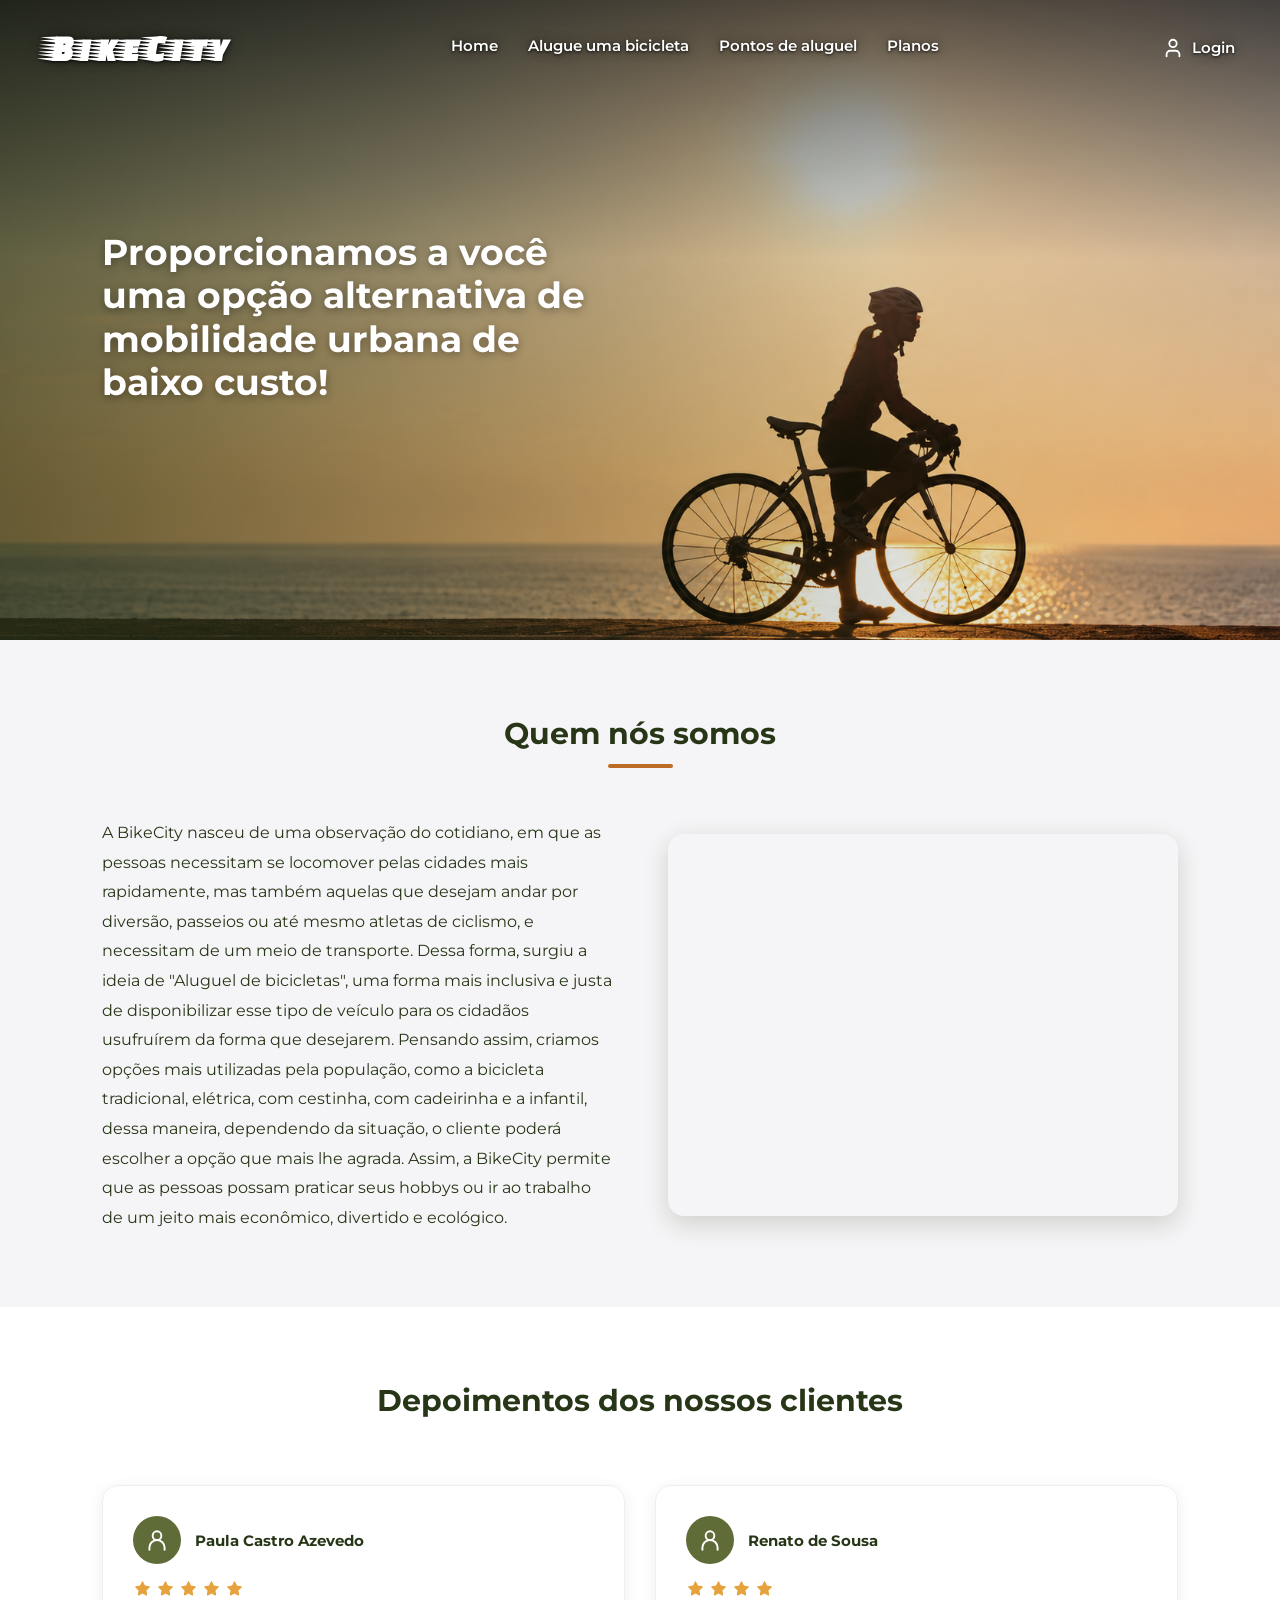
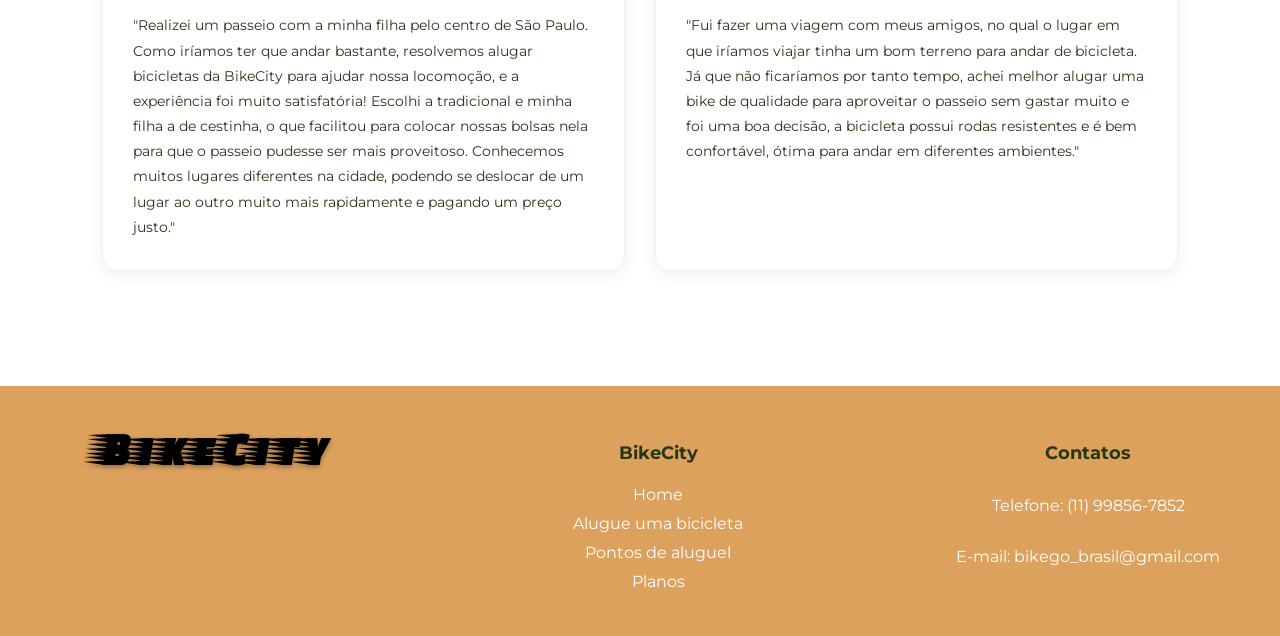
<file: index.html>
<!DOCTYPE html>
<html lang="en">

<head>
    <meta charset="UTF-8">
    <meta name="viewport" content="width=device-width, initial-scale=1.0">
    <title>BikeCity</title>
    <link rel="preconnect" href="https://fonts.googleapis.com">
    <link rel="preconnect" href="https://fonts.gstatic.com" crossorigin>
    <link
        href="https://fonts.googleapis.com/css2?family=Faster+One&family=Montserrat:ital,wght@0,100..900;1,100..900&display=swap"
        rel="stylesheet">
    <link rel="stylesheet" href="/css/style.css">
</head>

<body>
    <div class="hero-wrapper">

    <header class="header">
        <span class="logo">BikeCity</span>

        <nav class="nav-bar">
            <ul>
                <li><a href="index.html">Home</a></li>
                <li><a href="/pages/aluguel-bicicletas.html">Alugue uma bicicleta</a></li>
                <li><a href="/pages/pontos-aluguel.html">Pontos de aluguel</a></li>
                <li><a href="/pages/planos.html">Planos</a></li>
            </ul>
        </nav>

        <div onclick="abrirModal()" class="login-container">
            <svg xmlns="http://www.w3.org/2000/svg" width="24" height="24"
                viewBox="0 0 24 24" fill="none" stroke="currentColor"
                stroke-width="2" stroke-linecap="round"
                stroke-linejoin="round">
                <path d="M19 21v-2a4 4 0 0 0-4-4H9a4 4 0 0 0-4 4v2" />
                <circle cx="12" cy="7" r="4" />
            </svg>
            <span>Login</span>
        </div>
    </header>

    <section class="hero">
        <div class="hero-conteudo">
            <h1>
                Proporcionamos a você uma opção alternativa de
                mobilidade urbana de baixo custo!
            </h1>
        </div>
    </section>

</div>

    <section class="sobre-nos">
        <h1 class="section-title">Quem nós somos</h1>

        <div class="sobre-nos-conteudo">
            <p class="sobre-nos-texto">
                A BikeCity nasceu de uma observação do cotidiano, em que as pessoas necessitam se locomover pelas
                cidades mais rapidamente, mas também aquelas que desejam andar por diversão, passeios ou até mesmo
                atletas de ciclismo, e necessitam de um meio de transporte. Dessa forma, surgiu a ideia de "Aluguel de
                bicicletas", uma forma mais inclusiva e justa de disponibilizar esse tipo de veículo para os cidadãos
                usufruírem da forma que desejarem. Pensando assim, criamos opções mais utilizadas pela população, como a
                bicicleta tradicional, elétrica, com cestinha, com cadeirinha e a infantil, dessa maneira, dependendo da
                situação, o cliente poderá escolher a opção que mais lhe agrada. Assim, a BikeCity permite que as
                pessoas possam praticar seus hobbys ou ir ao trabalho de um jeito mais econômico, divertido e ecológico.
            </p>

            <div class="sobre-nos-imagem">
                    <video src="/images/home_page/Video_HomePage.mp4" class="sobre-nos-video" autoplay loop muted
                        playsinline>
                    </video>
            </div>
        </div>
    </section>

    <section class="depoimentos">
        <h2 class="section-title">Depoimentos dos nossos clientes</h2>

        <div class="depoimentos-lista">

            <article class="depoimento-card">
                <div class="depoimento-cliente">
                    <div class="cliente-foto" aria-label="Usuário">
                        <svg xmlns="http://www.w3.org/2000/svg" viewBox="0 0 24 24" class="icone-usuario" fill="none"
                            stroke="currentColor" stroke-width="1.8" stroke-linecap="round" stroke-linejoin="round"
                            aria-hidden="true">
                            <circle cx="12" cy="8" r="4" />
                            <path d="M5 21v-2a7 7 0 0 1 14 0v2" />
                        </svg>
                    </div>

                    <h3 class="cliente-nome">
                        Paula Castro Azevedo
                    </h3>
                </div>

                <div class="cliente-avaliacao">
                    <svg viewBox="0 0 24 24" class="estrela">
                        <path d="M12 2.8
                 C12.3 2.8 12.5 3 12.7 3.4
                 L15.1 8.3
                 L20.5 9.1
                 C21.4 9.2 21.6 10 20.9 10.7
                 L17 14.5
                 L17.9 19.9
                 C18.1 20.8 17.3 21.2 16.6 20.8
                 L12 18.2
                 L7.4 20.8
                 C6.7 21.2 5.9 20.8 6.1 19.9
                 L7 14.5
                 L3.1 10.7
                 C2.4 10 2.6 9.2 3.5 9.1
                 L8.9 8.3
                 L11.3 3.4
                 C11.5 3 11.7 2.8 12 2.8 Z" />
                    </svg>
                    <svg viewBox="0 0 24 24" class="estrela">
                        <path d="M12 2.8
                 C12.3 2.8 12.5 3 12.7 3.4
                 L15.1 8.3
                 L20.5 9.1
                 C21.4 9.2 21.6 10 20.9 10.7
                 L17 14.5
                 L17.9 19.9
                 C18.1 20.8 17.3 21.2 16.6 20.8
                 L12 18.2
                 L7.4 20.8
                 C6.7 21.2 5.9 20.8 6.1 19.9
                 L7 14.5
                 L3.1 10.7
                 C2.4 10 2.6 9.2 3.5 9.1
                 L8.9 8.3
                 L11.3 3.4
                 C11.5 3 11.7 2.8 12 2.8 Z" />
                    </svg>
                    <svg viewBox="0 0 24 24" class="estrela">
                        <path d="M12 2.8
                 C12.3 2.8 12.5 3 12.7 3.4
                 L15.1 8.3
                 L20.5 9.1
                 C21.4 9.2 21.6 10 20.9 10.7
                 L17 14.5
                 L17.9 19.9
                 C18.1 20.8 17.3 21.2 16.6 20.8
                 L12 18.2
                 L7.4 20.8
                 C6.7 21.2 5.9 20.8 6.1 19.9
                 L7 14.5
                 L3.1 10.7
                 C2.4 10 2.6 9.2 3.5 9.1
                 L8.9 8.3
                 L11.3 3.4
                 C11.5 3 11.7 2.8 12 2.8 Z" />
                    </svg>
                    <svg viewBox="0 0 24 24" class="estrela">
                        <path d="M12 2.8
                 C12.3 2.8 12.5 3 12.7 3.4
                 L15.1 8.3
                 L20.5 9.1
                 C21.4 9.2 21.6 10 20.9 10.7
                 L17 14.5
                 L17.9 19.9
                 C18.1 20.8 17.3 21.2 16.6 20.8
                 L12 18.2
                 L7.4 20.8
                 C6.7 21.2 5.9 20.8 6.1 19.9
                 L7 14.5
                 L3.1 10.7
                 C2.4 10 2.6 9.2 3.5 9.1
                 L8.9 8.3
                 L11.3 3.4
                 C11.5 3 11.7 2.8 12 2.8 Z" />
                    </svg>
                    <svg viewBox="0 0 24 24" class="estrela">
                        <path d="M12 2.8
                 C12.3 2.8 12.5 3 12.7 3.4
                 L15.1 8.3
                 L20.5 9.1
                 C21.4 9.2 21.6 10 20.9 10.7
                 L17 14.5
                 L17.9 19.9
                 C18.1 20.8 17.3 21.2 16.6 20.8
                 L12 18.2
                 L7.4 20.8
                 C6.7 21.2 5.9 20.8 6.1 19.9
                 L7 14.5
                 L3.1 10.7
                 C2.4 10 2.6 9.2 3.5 9.1
                 L8.9 8.3
                 L11.3 3.4
                 C11.5 3 11.7 2.8 12 2.8 Z" />
                    </svg>
                </div>

                <p class="depoimento-texto">
                    "Realizei um passeio com a minha filha pelo centro de São Paulo. Como iríamos ter que andar
                    bastante, resolvemos alugar bicicletas da BikeCity para ajudar nossa locomoção, e a experiência foi
                    muito satisfatória! Escolhi a tradicional e minha filha a de cestinha, o que facilitou para colocar
                    nossas bolsas nela para que o passeio pudesse ser mais proveitoso. Conhecemos muitos lugares
                    diferentes na cidade, podendo se deslocar de um lugar ao outro muito mais rapidamente e pagando um
                    preço justo."
                </p>
            </article>

            <article class="depoimento-card">
                <div class="depoimento-cliente">
                    <div class="cliente-foto" aria-label="Usuário">
                        <svg xmlns="http://www.w3.org/2000/svg" viewBox="0 0 24 24" class="icone-usuario" fill="none"
                            stroke="currentColor" stroke-width="1.8" stroke-linecap="round" stroke-linejoin="round"
                            aria-hidden="true">
                            <circle cx="12" cy="8" r="4" />
                            <path d="M5 21v-2a7 7 0 0 1 14 0v2" />
                        </svg>
                    </div>

                    <h3 class="cliente-nome">
                        Renato de Sousa
                    </h3>
                </div>

                <div class="cliente-avaliacao">
                    <svg viewBox="0 0 24 24" class="estrela">
                        <path d="M12 2.8
                 C12.3 2.8 12.5 3 12.7 3.4
                 L15.1 8.3
                 L20.5 9.1
                 C21.4 9.2 21.6 10 20.9 10.7
                 L17 14.5
                 L17.9 19.9
                 C18.1 20.8 17.3 21.2 16.6 20.8
                 L12 18.2
                 L7.4 20.8
                 C6.7 21.2 5.9 20.8 6.1 19.9
                 L7 14.5
                 L3.1 10.7
                 C2.4 10 2.6 9.2 3.5 9.1
                 L8.9 8.3
                 L11.3 3.4
                 C11.5 3 11.7 2.8 12 2.8 Z" />
                    </svg>
                    <svg viewBox="0 0 24 24" class="estrela">
                        <path d="M12 2.8
                 C12.3 2.8 12.5 3 12.7 3.4
                 L15.1 8.3
                 L20.5 9.1
                 C21.4 9.2 21.6 10 20.9 10.7
                 L17 14.5
                 L17.9 19.9
                 C18.1 20.8 17.3 21.2 16.6 20.8
                 L12 18.2
                 L7.4 20.8
                 C6.7 21.2 5.9 20.8 6.1 19.9
                 L7 14.5
                 L3.1 10.7
                 C2.4 10 2.6 9.2 3.5 9.1
                 L8.9 8.3
                 L11.3 3.4
                 C11.5 3 11.7 2.8 12 2.8 Z" />
                    </svg>
                    <svg viewBox="0 0 24 24" class="estrela">
                        <path d="M12 2.8
                 C12.3 2.8 12.5 3 12.7 3.4
                 L15.1 8.3
                 L20.5 9.1
                 C21.4 9.2 21.6 10 20.9 10.7
                 L17 14.5
                 L17.9 19.9
                 C18.1 20.8 17.3 21.2 16.6 20.8
                 L12 18.2
                 L7.4 20.8
                 C6.7 21.2 5.9 20.8 6.1 19.9
                 L7 14.5
                 L3.1 10.7
                 C2.4 10 2.6 9.2 3.5 9.1
                 L8.9 8.3
                 L11.3 3.4
                 C11.5 3 11.7 2.8 12 2.8 Z" />
                    </svg>
                    <svg viewBox="0 0 24 24" class="estrela">
                        <path d="M12 2.8
                 C12.3 2.8 12.5 3 12.7 3.4
                 L15.1 8.3
                 L20.5 9.1
                 C21.4 9.2 21.6 10 20.9 10.7
                 L17 14.5
                 L17.9 19.9
                 C18.1 20.8 17.3 21.2 16.6 20.8
                 L12 18.2
                 L7.4 20.8
                 C6.7 21.2 5.9 20.8 6.1 19.9
                 L7 14.5
                 L3.1 10.7
                 C2.4 10 2.6 9.2 3.5 9.1
                 L8.9 8.3
                 L11.3 3.4
                 C11.5 3 11.7 2.8 12 2.8 Z" />
                    </svg>
                </div>

                <p class="depoimento-texto">
                    "Fui fazer uma viagem com meus amigos, no qual o lugar em que iríamos viajar tinha um bom terreno
                    para andar de bicicleta. Já que não ficaríamos por tanto tempo, achei melhor alugar uma bike de
                    qualidade para aproveitar o passeio sem gastar muito e foi uma boa decisão, a bicicleta possui rodas
                    resistentes e é bem confortável, ótima para andar em diferentes ambientes."
                </p>
            </article>

        </div>
    </section>

    <div class="modal-overlay" id="modalLogin" aria-hidden="true" onclick="fecharAoClicarFora(event)">

        <section class="modal" role="dialog" aria-modal="true" aria-labelledby="tituloModal">

            <button type="button" class="fechar-modal" onclick="fecharModal()" aria-label="Fechar modal">
                &times;
            </button>

            <div class="modal-cabecalho">
                <span class="logo logo-modal">BikeCity</span>

                <h2 id="tituloModal">Bem-vindo de volta!</h2>

                <p>Entre na sua conta para continuar.</p>
            </div>

            <form id="formLogin">

                <div class="campo">
                    <label for="email">E-mail</label>

                    <input type="email" id="email" name="email" placeholder="seuemail@exemplo.com" autocomplete="email"
                        required>
                </div>


                <div class="campo">
                    <label for="senha">Senha</label>

                    <div class="senha-container">
                        <input type="password" id="senha" name="senha" placeholder="Digite sua senha"
                            autocomplete="current-password" required>

                        <button type="button" class="mostrar-senha" onclick="alternarSenha()"
                            aria-label="Mostrar senha">
                            Mostrar
                        </button>
                    </div>
                </div>

                <div class="opcoes-login">
                    <label class="lembrar-login">
                        <input type="checkbox" name="lembrar">
                        <span>Lembrar de mim</span>
                    </label>

                    <a href="#" class="link-destaque">
                        Esqueci minha senha
                    </a>
                </div>


                <button type="submit" class="botao-entrar">
                    Entrar
                </button>

            </form>

            <p class="texto-cadastro">
                Ainda não tem uma conta?
                <a href="/pages/cadastro.html" class="link-destaque">
                    Cadastre-se
                </a>
            </p>

            <p id="mensagemLogin" class="mensagem-login" aria-live="polite"></p>

        </section>
    </div>

    <footer class="footer">
        <div class="footer-esquerda">
            <span class="logo logo-footer">BikeCity</span>
        </div>

        <div class="footer-meio">
            <p><strong>BikeCity</strong></p>
            <a href="/index.html">Home</a>
            <a href="/pages/aluguel-bicicletas.html">Alugue uma bicicleta</a>
            <a href="/pages/pontos-aluguel.html">Pontos de aluguel</a>
            <a href="/pages/planos.html">Planos</a>
        </div>

        <div class="footer-direita">
            <p><strong>Contatos</strong></p>
            <p>Telefone: (11) 99856-7852</p>
            <p>E-mail: bikego_brasil@gmail.com</p>
        </div>
    </footer>
</body>
<script src="/js/script.js"></script>

</html>
</file>
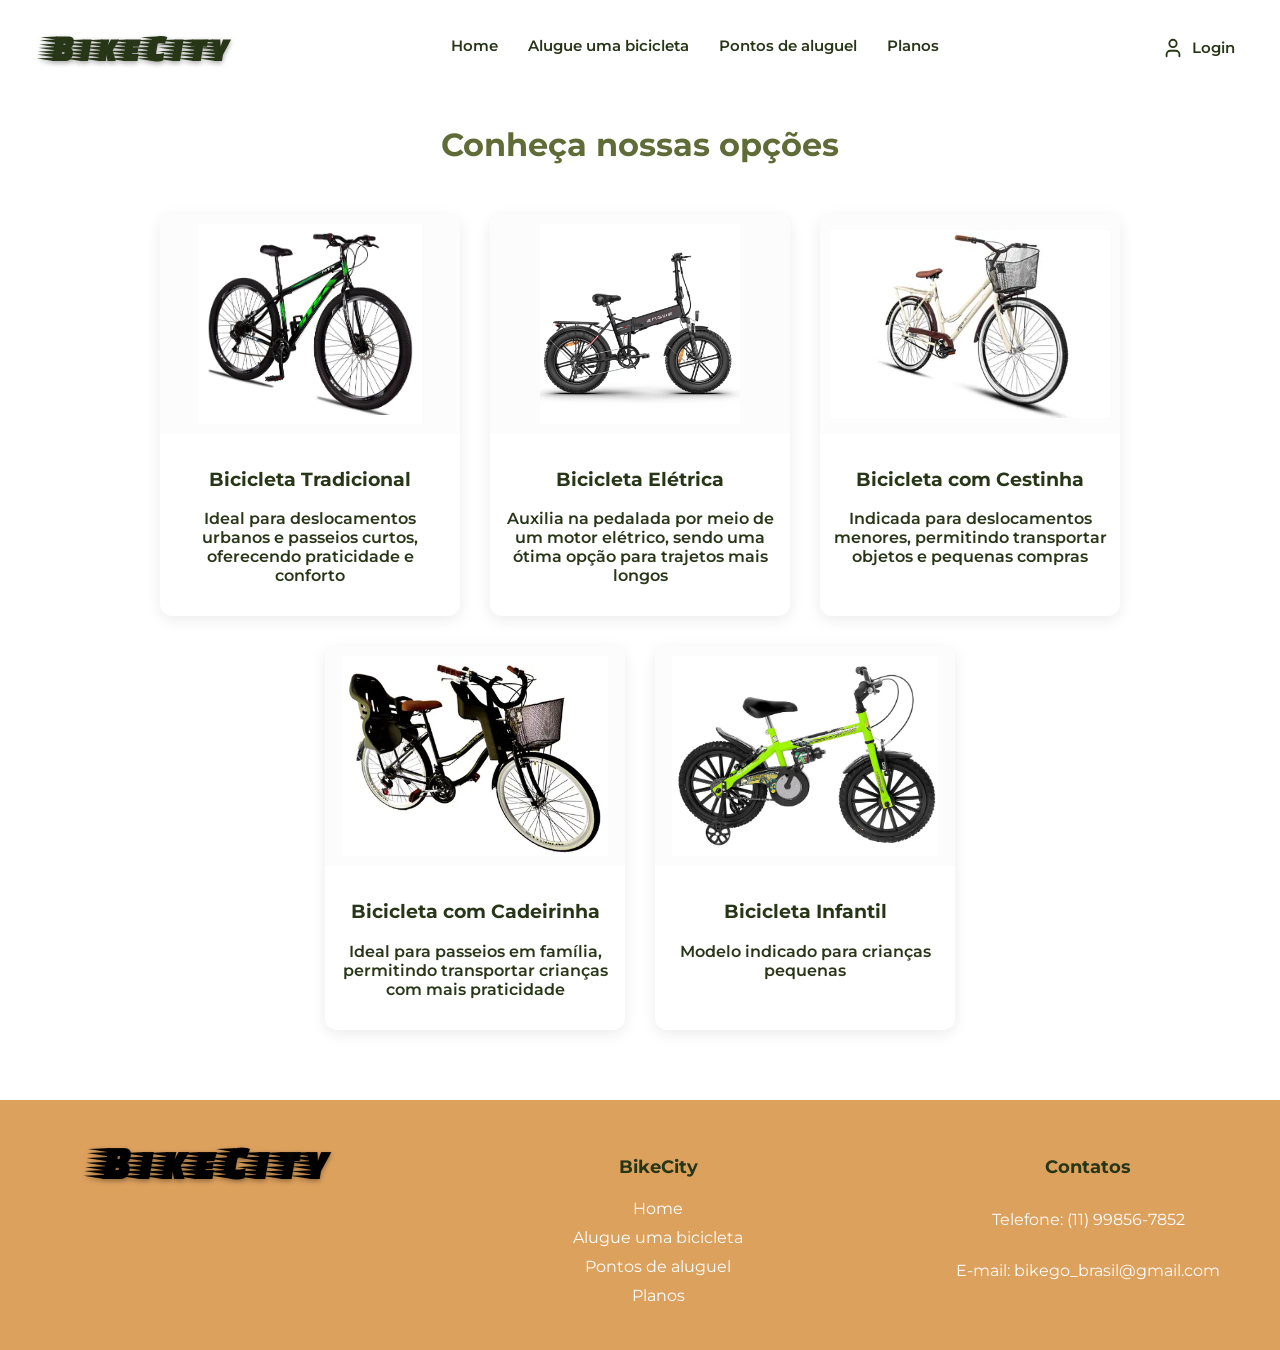
<file: pages/aluguel-bicicletas.html>
<!DOCTYPE html>
<html lang="pt-BR">
<head>
    <meta charset="UTF-8">
    <meta name="viewport" content="width=device-width, initial-scale=1.0">
    <title>Aluguel de Bicicletas</title>
    
    <link rel="stylesheet" href="/css/style.css">
    <link rel="stylesheet" href="/css/aluguel.css">

    <link rel="preconnect" href="https://fonts.googleapis.com">
    <link rel="preconnect" href="https://fonts.gstatic.com" crossorigin>
    <link href="https://fonts.googleapis.com/css2?family=Faster+One&family=Montserrat:wght@400;500;600;700&display=swap" rel="stylesheet">
</head>
<body>

    <header class="header">
        <span class="logo">BikeCity</span>

        <nav class="nav-bar">
            <ul>
                <li><a href="/index.html">Home</a></li>
                <li><a href="/pages/aluguel-bicicletas.html">Alugue uma bicicleta</a></li>
                <li><a href="/pages/pontos-aluguel.html">Pontos de aluguel</a></li>
                <li><a href="/pages/planos.html">Planos</a></li>
            </ul>
        </nav>

        <div onclick="abrirModal()" class="login-container">
            <svg xmlns="http://www.w3.org/2000/svg" width="24" height="24" viewBox="0 0 24 24" fill="none"
                stroke="currentColor" stroke-width="2" stroke-linecap="round" stroke-linejoin="round"
                class="lucide lucide-user preview-icon">
                <path d="M19 21v-2a4 4 0 0 0-4-4H9a4 4 0 0 0-4 4v2" />
                <circle cx="12" cy="7" r="4" />
            </svg>
            <span>Login</span>
        </div>
    </header>

    <main>
        <h1 class="titulo-aluguel">Conheça nossas opções</h1>
        
        <div class="fotos-bike">
            <figure class="img-aluguel">
                <img src="/images/aluguel/bike_normal.jpg" alt="Bicicleta tradicional" width="330" height="330">
                <figcaption>
                  <h3>Bicicleta Tradicional</h3>
                  <p>Ideal para deslocamentos urbanos e passeios curtos, oferecendo praticidade e conforto</p>
                </figcaption>
            </figure>

            <figure>
                <img src="/images/aluguel/bike_eletrica.jpg" alt="Bicicleta elétrica" width="330" height="330">
                <figcaption>
                  <h3>Bicicleta Elétrica</h3>
                  <p>Auxilia na pedalada por meio de um motor elétrico, sendo uma ótima opção para trajetos mais longos</p>
                </figcaption>
            </figure>

            <figure>
                <img src="/images/aluguel/bike_cesta.jpg" alt="Bicicleta com cesta" width="330" height="330">
                <figcaption>
                  <h3>Bicicleta com Cestinha</h3>
                  <p>Indicada para deslocamentos menores, permitindo transportar objetos e pequenas compras</p>
                </figcaption>
            </figure>

            <figure>
                <img src="/images/aluguel/bike_cadeirinha.jpg" alt="Bicicleta com Cadeirinha" width="330" height="330">
                <figcaption>
                  <h3>Bicicleta com Cadeirinha</h3>
                  <p>Ideal para passeios em família, permitindo transportar crianças com mais praticidade</p>
                </figcaption>
            </figure>

            <figure>
                <img src="/images/aluguel/bike_infantil.jpg" alt="Bicicleta infantil" width="330" height="330">
                <figcaption>
                  <h3>Bicicleta Infantil</h3>
                  <p>Modelo indicado para crianças pequenas</p>
                </figcaption>
            </figure>
        </div>
      </main>

        <div class="modal-overlay" id="modalLogin" aria-hidden="true" onclick="fecharAoClicarFora(event)">
      <section class="modal" role="dialog" aria-modal="true" aria-labelledby="tituloModal">
        <button type="button" class="fechar-modal" onclick="fecharModal()" aria-label="Fechar modal">
          &times;
        </button>

        <div class="modal-cabecalho">
          <span class="logo logo-modal">BikeCity</span>
          <h2 id="tituloModal">Bem-vindo de volta!</h2>
          <p>Entre na sua conta para continuar.</p>
        </div>

        <form id="formLogin">
          <div class="campo">
            <label for="email">E-mail</label>
            <input type="email" id="email" name="email" placeholder="seuemail@exemplo.com"
              autocomplete="email" required>
          </div>

          <div class="campo">
            <label for="senha">Senha</label>
            <div class="senha-container">
              <input type="password" id="senha" name="senha" placeholder="Digite sua senha"
                autocomplete="current-password" required>
              <button type="button" class="mostrar-senha" onclick="alternarSenha()"
                aria-label="Mostrar senha">
                Mostrar
              </button>
            </div>
          </div>

          <div class="opcoes-login">
            <label class="lembrar-login">
              <input type="checkbox" name="lembrar">
              <span>Lembrar de mim</span>
            </label>
            <a href="#" class="link-destaque">Esqueci minha senha</a>
          </div>

          <button type="submit" class="botao-entrar">Entrar</button>
        </form>

        <p class="texto-cadastro">
          Ainda não tem uma conta?
          <a href="/pages/cadastro.html" class="link-destaque">Cadastre-se</a>
        </p>

        <p id="mensagemLogin" class="mensagem-login" aria-live="polite"></p>
      </section>
    </div>
    
    <footer class="footer">
        <div class="footer-esquerda">
             <span class="logo logo-footer">BikeCity</span>
        </div>
        
        <div class="footer-meio">
            <p><strong>BikeCity</strong></p>
            <a href="/index.html">Home</a>
            <a href="/pages/aluguel-bicicletas.html">Alugue uma bicicleta</a>
            <a href="/pages/pontos-aluguel.html">Pontos de aluguel</a>
            <a href="/pages/planos.html">Planos</a>
        </div>

        <div class="footer-direita">
            <p><strong>Contatos</strong></p>
            <p>Telefone: (11) 99856-7852</p>
            <p>E-mail: bikego_brasil@gmail.com</p>
        </div>
</footer>
    <script src="/js/script.js"></script>
</body>
</html>
</file>
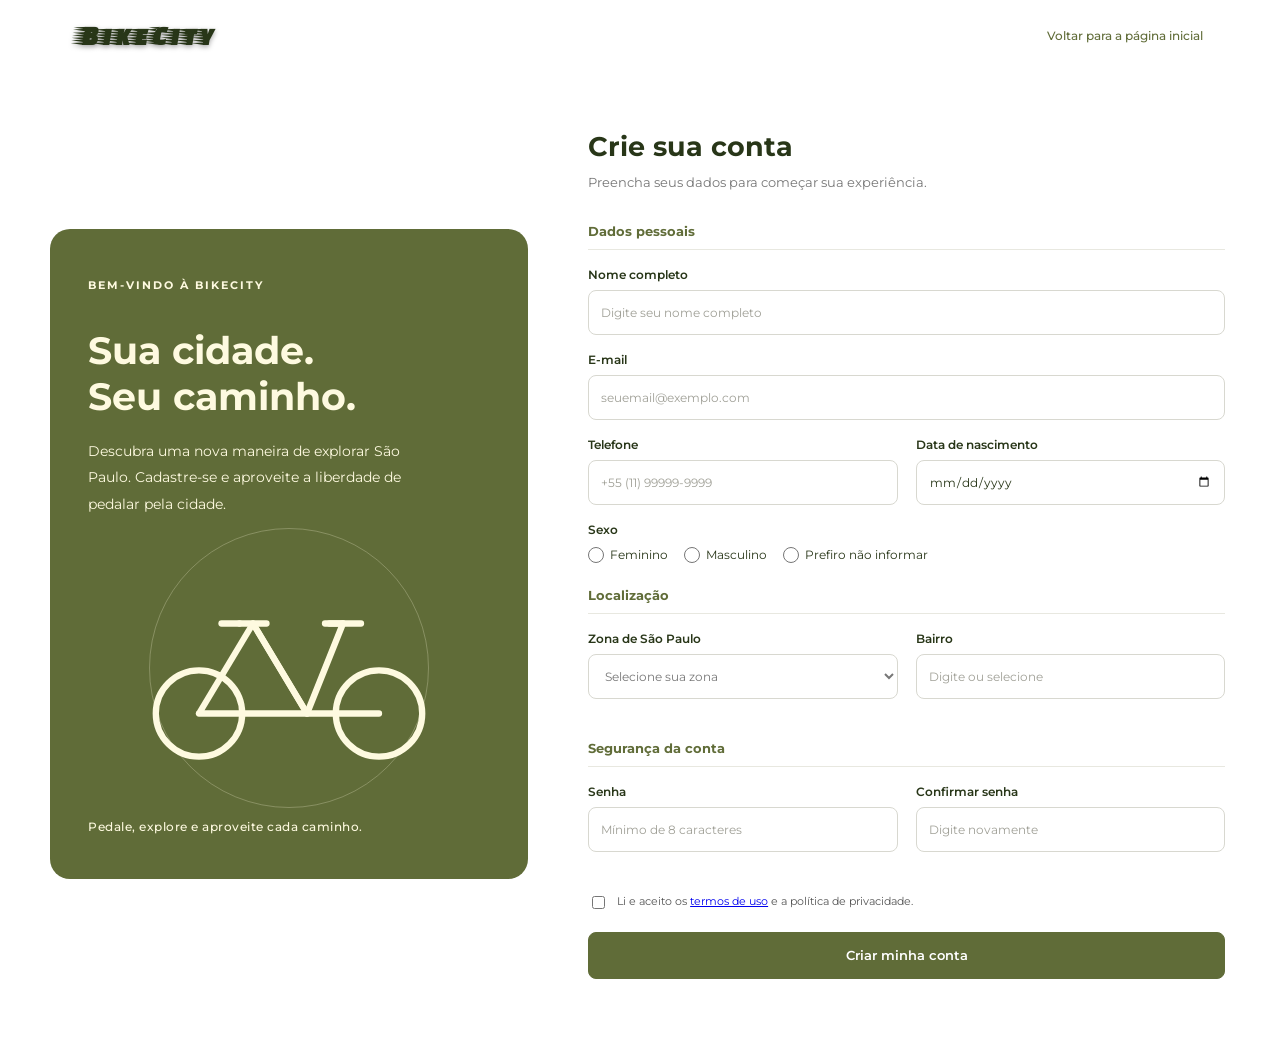
<file: pages/cadastro.html>
<!DOCTYPE html>
<html lang="pt-BR">

<head>
    <meta charset="UTF-8">
    <meta name="viewport" content="width=device-width, initial-scale=1.0">

    <title>Cadastro | BikeCity</title>

    <link rel="preconnect" href="https://fonts.googleapis.com">
    <link rel="preconnect" href="https://fonts.gstatic.com" crossorigin>

    <link href="https://fonts.googleapis.com/css2?family=Faster+One&family=Montserrat:wght@400;500;600;700&display=swap"
        rel="stylesheet">

    <link rel="stylesheet" href="/css/style.css">
    <link rel="stylesheet" href="/css/cadastro.css">
</head>

<body>

    <header class="header">
        <a href="/index.html" class="logo">BikeCity</a>

        <a href="/index.html" class="voltar-login">
            Voltar para a página inicial
        </a>
    </header>

    <main class="cadastro-pagina">
        <section class="cadastro-apresentacao">

            <div class="apresentacao-conteudo">
                <span class="apresentacao-etiqueta">BEM-VINDO À BIKECITY</span>

                <h1>Sua cidade.<br>Seu caminho.</h1>

                <p>
                    Descubra uma nova maneira de explorar São Paulo.
                    Cadastre-se e aproveite a liberdade de pedalar pela cidade.
                </p>
            </div>

            <div class="apresentacao-ilustracao">
                <div class="circulo-decorativo"></div>

                <svg viewBox="0 0 400 250" xmlns="http://www.w3.org/2000/svg"
                    role="img" aria-label="Ilustração de uma bicicleta">

                    <circle cx="100" cy="175" r="48" fill="none"
                        stroke="#FEFAE0" stroke-width="7"/>

                    <circle cx="300" cy="175" r="48" fill="none"
                        stroke="#FEFAE0" stroke-width="7"/>

                    <path d="M100 175 L160 75 L220 175 L100 175"
                        fill="none" stroke="#FEFAE0" stroke-width="7"
                        stroke-linecap="round" stroke-linejoin="round"/>

                    <path d="M160 75 L220 175 L300 175"
                        fill="none" stroke="#FEFAE0" stroke-width="7"
                        stroke-linecap="round" stroke-linejoin="round"/>

                    <path d="M220 175 L260 75"
                        fill="none" stroke="#FEFAE0" stroke-width="7"
                        stroke-linecap="round"/>

                    <path d="M240 75 H280 M145 75 H175"
                        fill="none" stroke="#FEFAE0" stroke-width="7"
                        stroke-linecap="round"/>

                    <path d="M245 75 L260 75"
                        fill="none" stroke="#FEFAE0" stroke-width="7"
                        stroke-linecap="round"/>

                    <path d="M145 75 L125 75"
                        fill="none" stroke="#FEFAE0" stroke-width="7"
                        stroke-linecap="round"/>

                </svg>
            </div>

            <p class="apresentacao-rodape">
                Pedale, explore e aproveite cada caminho.
            </p>

        </section>

        <section class="cadastro-card">

            <div class="cadastro-cabecalho">
                <h2>Crie sua conta</h2>

                <p>
                    Preencha seus dados para começar sua experiência.
                </p>
            </div>

            <form id="formCadastro">

                <div class="grupo-campos">
                    <h3>Dados pessoais</h3>

                    <div class="campo-cadastro campo-largura-total">
                        <label for="nome">Nome completo</label>
                        <input type="text" id="nome" name="nome"
                            placeholder="Digite seu nome completo"
                            autocomplete="name" required minlength="3">
                    </div>

                    <div class="campo-cadastro campo-largura-total">
                        <label for="email">E-mail</label>
                        <input type="email" id="email" name="email"
                            placeholder="seuemail@exemplo.com"
                            autocomplete="email" required>
                    </div>

                    <div class="cadastro-grid">
                        <div class="campo-cadastro">
                            <label for="telefone">Telefone</label>
                            <input type="tel" id="telefone" name="telefone"
                                placeholder="+55 (11) 99999-9999"
                                required minlength="11">
                        </div>

                        <div class="campo-cadastro">
                            <label for="dataNascimento">Data de nascimento</label>
                            <input type="date" id="dataNascimento"
                                name="dataNascimento" required
                                autocomplete="bday-day">
                        </div>
                    </div>

                    <div class="campo-cadastro">
                        <label>Sexo</label>

                        <div class="opcoes-sexo">
                            <label>
                                <input type="radio" name="sexo"
                                    value="feminino" required>
                                Feminino
                            </label>

                            <label>
                                <input type="radio" name="sexo"
                                    value="masculino">
                                Masculino
                            </label>

                            <label>
                                <input type="radio" name="sexo"
                                    value="nao_informar">
                                Prefiro não informar
                            </label>
                        </div>
                    </div>
                </div>

                <div class="grupo-campos">
                    <h3>Localização</h3>

                    <div class="cadastro-grid">
                        <div class="campo-cadastro">
                            <label for="zona">Zona de São Paulo</label>

                            <select id="zona" name="zona" required>
                                <option value="" disabled selected>
                                    Selecione sua zona
                                </option>
                                <option value="Norte">Zona Norte</option>
                                <option value="Sul">Zona Sul</option>
                                <option value="Leste">Zona Leste</option>
                                <option value="Oeste">Zona Oeste</option>
                                <option value="Centro">Centro</option>
                                <option value="Grande São Paulo">Grande São Paulo</option>
                            </select>
                        </div>

                        <div class="campo-cadastro">
                            <label for="bairro">Bairro</label>

                            <input list="bairros" id="bairro" name="bairro"
                                placeholder="Digite ou selecione"
                                required>

                            <datalist id="bairros">
                                <option value="Aclimação">
                                <option value="Bela Vista">
                                <option value="Bom Retiro">
                                <option value="Butantã">
                                <option value="Campo Belo">
                                <option value="Casa Verde">
                                <option value="Consolação">
                                <option value="Freguesia do Ó">
                                <option value="Ipiranga">
                                <option value="Itaquera">
                                <option value="Jabaquara">
                                <option value="Lapa">
                                <option value="Liberdade">
                                <option value="Moema">
                                <option value="Mooca">
                                <option value="Pinheiros">
                                <option value="Santana">
                                <option value="Santo Amaro">
                                <option value="Tatuapé">
                                <option value="Vila Mariana">
                            </datalist>
                        </div>
                    </div>
                </div>

                <div class="grupo-campos">
                    <h3>Segurança da conta</h3>

                    <div class="cadastro-grid">
                        <div class="campo-cadastro">
                            <label for="senha">Senha</label>
                            <input type="password" id="senha" name="senha"
                                placeholder="Mínimo de 8 caracteres"
                                autocomplete="new-password"
                                minlength="8" required>
                        </div>

                        <div class="campo-cadastro">
                            <label for="confirmarSenha">Confirmar senha</label>
                            <input type="password" id="confirmarSenha"
                                name="confirmarSenha"
                                placeholder="Digite novamente"
                                autocomplete="new-password"
                                minlength="8" required>
                        </div>
                    </div>
                </div>

                <label class="aceite-termos">
                    <input type="checkbox" id="termos" required>

                    <span>
                        Li e aceito os
                        <a href="#">termos de uso</a>
                        e a política de privacidade.
                    </span>
                </label>

                <button type="submit" class="botao-cadastrar">
                    Criar minha conta
                </button>

            </form>

            <dialog id="dialogCadastro" class="dialog-cadastro">

                <div class="dialog-cabecalho">
                    <h2>Conta criada com sucesso!</h2>
                    <p>Confira os dados informados no cadastro.</p>
                </div>

                <div class="dialog-conteudo">

                    <div class="dado-cadastro">
                        <strong>Nome completo</strong>
                        <span id="resumoNome"></span>
                    </div>

                    <div class="dado-cadastro">
                        <strong>E-mail</strong>
                        <span id="resumoEmail"></span>
                    </div>

                    <div class="dado-cadastro">
                        <strong>Telefone</strong>
                        <span id="resumoTelefone"></span>
                    </div>

                    <div class="dado-cadastro">
                        <strong>Data de nascimento</strong>
                        <span id="resumoData"></span>
                    </div>

                    <div class="dado-cadastro">
                        <strong>Sexo</strong>
                        <span id="resumoSexo"></span>
                    </div>

                    <div class="dado-cadastro">
                        <strong>Zona</strong>
                        <span id="resumoZona"></span>
                    </div>

                    <div class="dado-cadastro">
                        <strong>Bairro</strong>
                        <span id="resumoBairro"></span>
                    </div>

                    <div class="dado-cadastro">
                        <strong>Senha</strong>
                        <span>Não exibida por segurança</span>
                    </div>

                </div>

                <button type="button" id="fecharDialog"
                    class="botao-cadastrar">
                    Fechar
                </button>

            </dialog>

        </section>

    </main>

    <script src="/js/cadastro.js"></script>

</body>
</html>
</file>
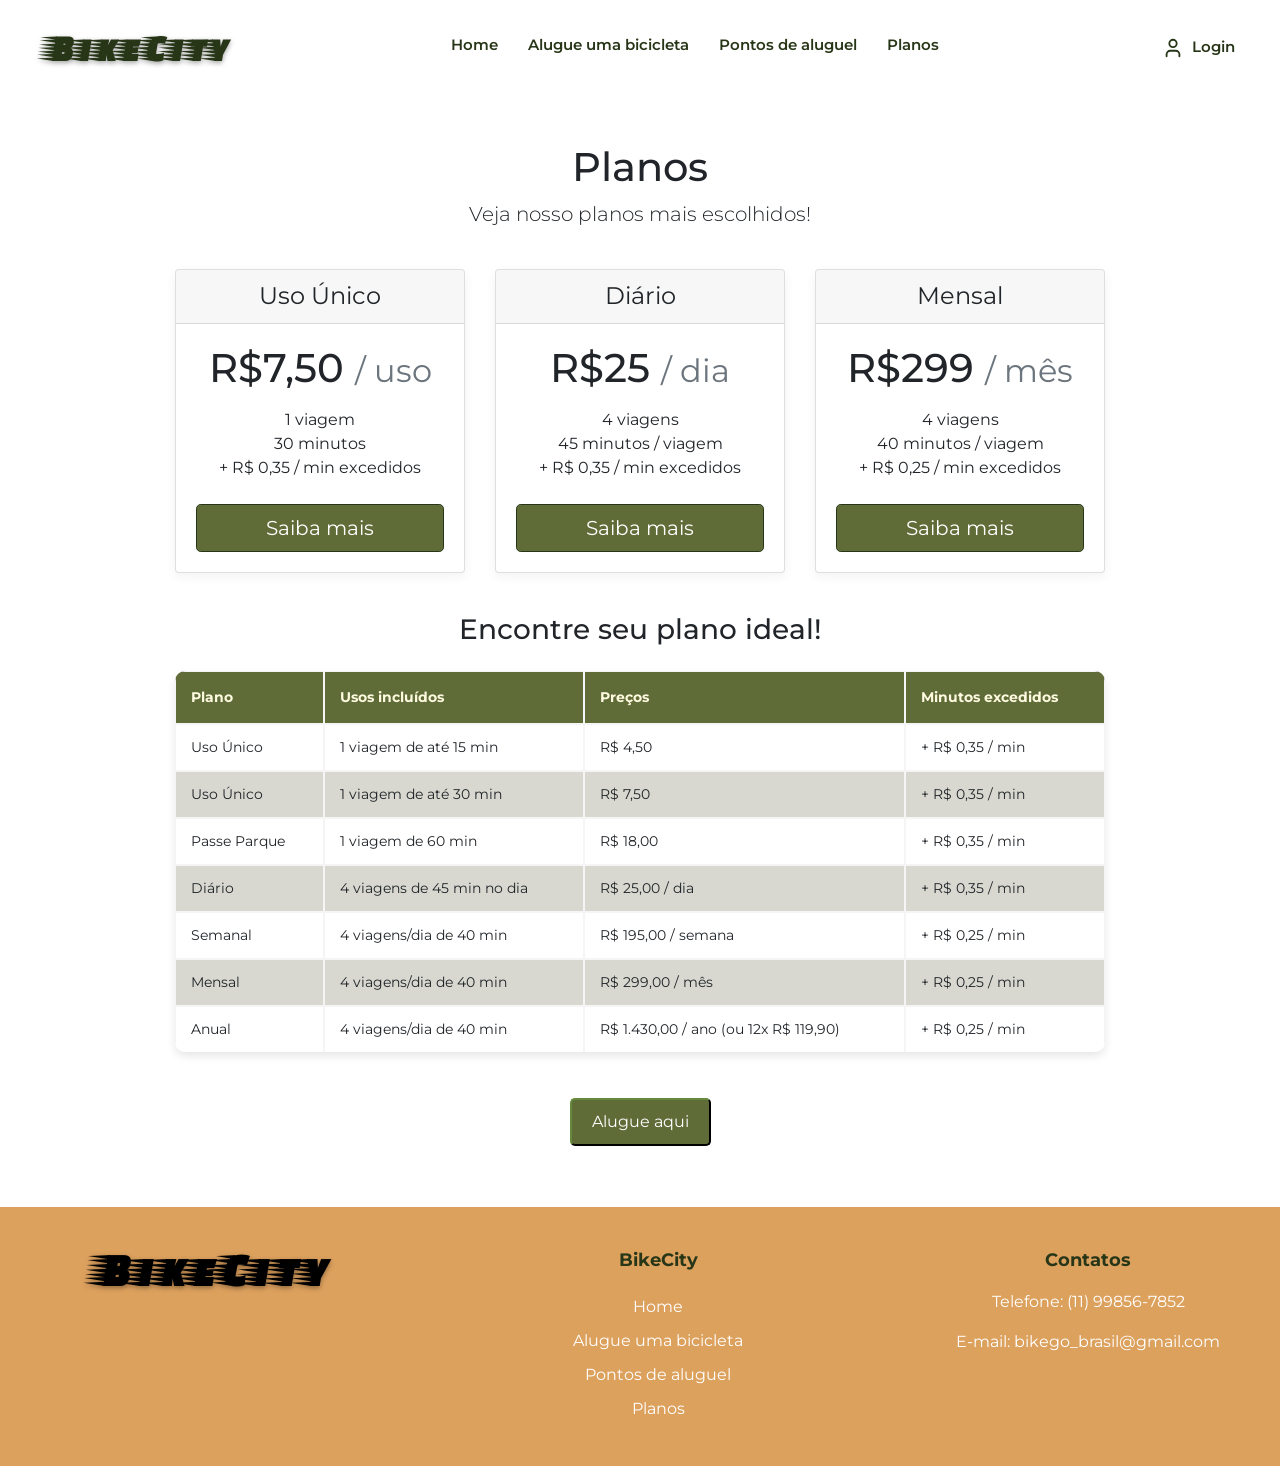
<file: pages/planos.html>
<!DOCTYPE html>
<html lang="pt-BR">

<head>
    <meta charset="UTF-8">
    <meta name="viewport" content="width=device-width, initial-scale=1.0">
    
    <title>Planos</title>

    <link rel="preconnect" href="https://fonts.googleapis.com">
    <link rel="preconnect" href="https://fonts.gstatic.com" crossorigin>

    <link href="https://fonts.googleapis.com/css2?family=Faster+One&family=Montserrat:wght@400;500;600;700&display=swap"
        rel="stylesheet">
    
    <link href="https://cdn.jsdelivr.net/npm/bootstrap@4.6.2/dist/css/bootstrap.min.css" rel="stylesheet">
    <link rel="canonical" href="https://getbootstrap.com/docs/4.0/examples/pricing/">

    <link rel="stylesheet" href="/css/style.css">
    <link rel="stylesheet" href="/css/planos.css">

    <script src="/js/tabela.js" defer></script>
    <script src="/js/script.js" defer></script>
</head>
<body>
    <header class="header"> 
        <span class="logo">BikeCity</span>

        <nav class="nav-bar">
            <ul>
                <li><a href="/index.html">Home</a></li>
                <li><a href="/pages/aluguel-bicicletas.html">Alugue uma bicicleta</a></li>
                <li><a href="/pages/pontos-aluguel.html">Pontos de aluguel</a></li>
                <li><a href="/pages/planos.html">Planos</a></li>
            </ul>
        </nav>

        <div onclick="abrirModal()" class="login-container">
            <svg xmlns="http://www.w3.org/2000/svg" width="24" height="24" viewBox="0 0 24 24" fill="none"
                stroke="currentColor" stroke-width="2" stroke-linecap="round" stroke-linejoin="round"
                class="lucide lucide-user preview-icon">
                <path d="M19 21v-2a4 4 0 0 0-4-4H9a4 4 0 0 0-4 4v2" />
                <circle cx="12" cy="7" r="4" />
            </svg>
            <span>Login</span>
        </div>
    </header>

    <main>
        <div class="pricing-header px-3 py-3 pt-md-5 pb-md-4 mx-auto text-center">
        <h1>Planos</h1>
        <p class="lead">Veja nosso planos mais escolhidos!</p>
        </div>

        <div class="container">
        <div class="card-deck mb-3 text-center">
        <div class="card mb-4 box-shadow">
          <div class="card-header">
            <h4 class="my-0 font-weight-normal">Uso Único</h4>
          </div>
          <div class="card-body">
            <h1 class="card-title pricing-card-title">R$7,50 <small class="text-muted">/ uso</small></h1>
            <ul class="list-unstyled mt-3 mb-4">
              <li>1 viagem</li>
              <li>30 minutos</li>
              <li>+ R$ 0,35 / min excedidos</li>
            </ul>
            <a href="#tabela-container" class="btn btn-lg btn-block btn-plano">Saiba mais</a>
          </div>
        </div>
        <div class="card mb-4 box-shadow">
          <div class="card-header">
            <h4 class="my-0 font-weight-normal">Diário</h4>
          </div>
          <div class="card-body">
            <h1 class="card-title pricing-card-title">R$25 <small class="text-muted">/ dia</small></h1>
            <ul class="list-unstyled mt-3 mb-4">
              <li>4 viagens</li>
              <li>45 minutos / viagem</li>
              <li>+ R$ 0,35 / min excedidos</li>
            </ul>
            <a href="#tabela-container" class="btn btn-lg btn-block btn-plano">Saiba mais</a>
          </div>
        </div>
        <div class="card mb-4 box-shadow">
          <div class="card-header">
            <h4 class="my-0 font-weight-normal">Mensal</h4>
          </div>
          <div class="card-body">
            <h1 class="card-title pricing-card-title">R$299 <small class="text-muted">/ mês</small></h1>
            <ul class="list-unstyled mt-3 mb-4">
              <li>4 viagens</li>
              <li>40 minutos / viagem</li>
              <li>+ R$ 0,25 / min excedidos</li>
            </ul>
            <a href="#tabela-container" class="btn btn-lg btn-block btn-plano">Saiba mais</a>
          </div>
        </div>
      </div>


    <div id="tabela-container">
        <h3 class="text-center">Encontre seu plano ideal!</h3>
        <table>
            <thead>
                <tr>
                    <th>Plano</th>
                    <th>Usos incluídos</th>
                    <th>Preços</th>
                    <th>Minutos excedidos</th>
                </tr>
            </thead>
            <tbody id="tabela-planos"></tbody>
        </table>
    </div>

    <div class="hero-container">
      <button type="button" onclick="abrirModal()" class="btn-alugar">Alugue aqui</button>
    </div>
    
    </main>

    <div class="modal-overlay" id="modalLogin" aria-hidden="true" onclick="fecharAoClicarFora(event)">
      <section class="modal" role="dialog" aria-modal="true" aria-labelledby="tituloModal">
        <button type="button" class="fechar-modal" onclick="fecharModal()" aria-label="Fechar modal">
          &times;
        </button>

        <div class="modal-cabecalho">
          <span class="logo logo-modal">BikeCity</span>
          <h2 id="tituloModal">Bem-vindo de volta!</h2>
          <p>Entre na sua conta para continuar.</p>
        </div>

        <form id="formLogin">
          <div class="campo">
            <label for="email">E-mail</label>
            <input type="email" id="email" name="email" placeholder="seuemail@exemplo.com"
              autocomplete="email" required>
          </div>

          <div class="campo">
            <label for="senha">Senha</label>
            <div class="senha-container">
              <input type="password" id="senha" name="senha" placeholder="Digite sua senha"
                autocomplete="current-password" required>
              <button type="button" class="mostrar-senha" onclick="alternarSenha()"
                aria-label="Mostrar senha">
                Mostrar
              </button>
            </div>
          </div>

          <div class="opcoes-login">
            <label class="lembrar-login">
              <input type="checkbox" name="lembrar">
              <span>Lembrar de mim</span>
            </label>
            <a href="#" class="link-destaque">Esqueci minha senha</a>
          </div>

          <button type="submit" class="botao-entrar">Entrar</button>
        </form>

        <p class="texto-cadastro">
          Ainda não tem uma conta?
          <a href="/pages/cadastro.html" class="link-destaque">Cadastre-se</a>
        </p>

        <p id="mensagemLogin" class="mensagem-login" aria-live="polite"></p>
      </section>
    </div>

    <footer class="footer">
        <div class="footer-esquerda">
             <span class="logo logo-footer">BikeCity</span>
        </div>
        
        <div class="footer-meio">
            <p><strong>BikeCity</strong></p>
            <a href="/index.html">Home</a>
            <a href="/pages/aluguel-bicicletas.html">Alugue uma bicicleta</a>
            <a href="/pages/pontos-aluguel.html">Pontos de aluguel</a>
            <a href="/pages/planos.html">Planos</a>
        </div>

        <div class="footer-direita">
            <p><strong>Contatos</strong></p>
            <p>Telefone: (11) 99856-7852</p>
            <p>E-mail: bikego_brasil@gmail.com</p>
        </div>
</footer>
</body>
</html>
</file>
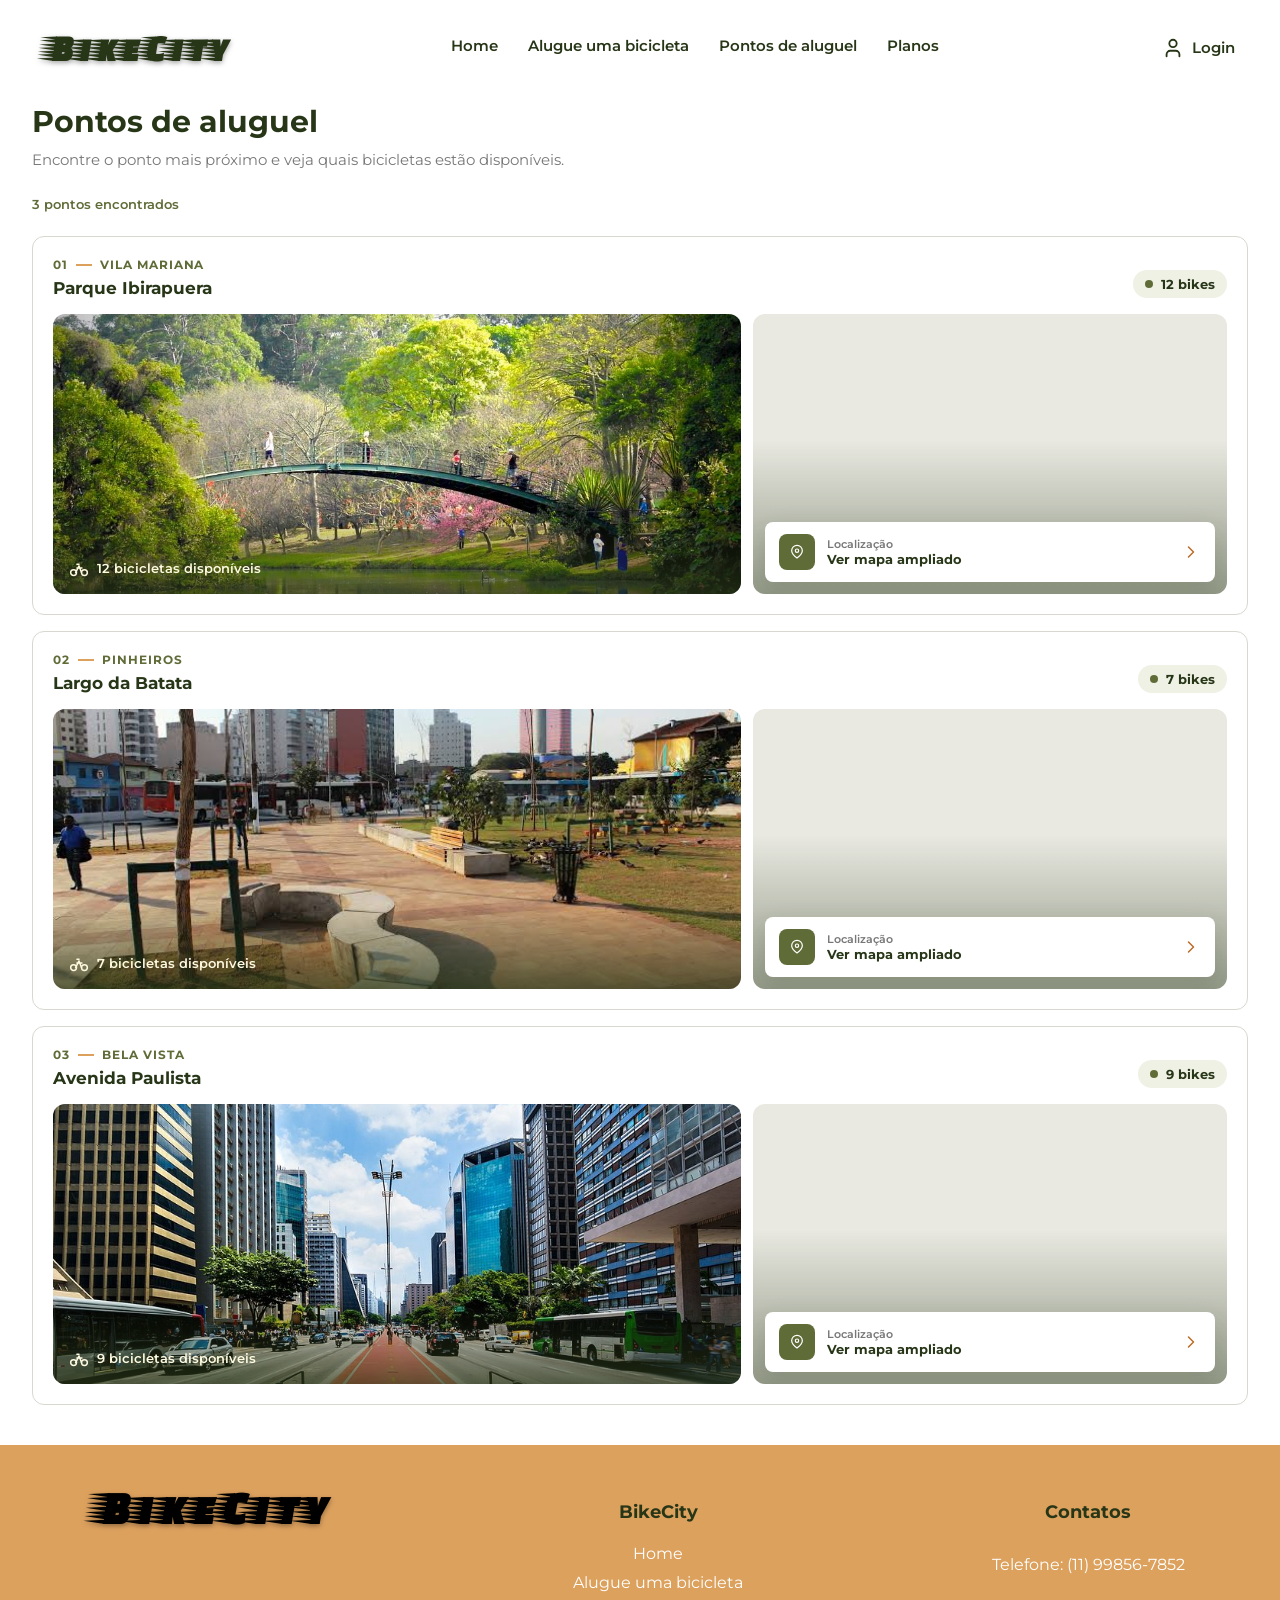
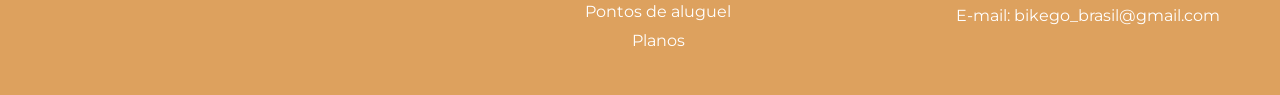
<file: pages/pontos-aluguel.html>
<!--Criado caso o professor não aceite a versão do mapa com Leaflet pois utiliza ajax. Alterações de estilo e fotos ainda para serem feitas.-->

<!DOCTYPE html>
<html lang="pt-BR">

<head>
    <meta charset="UTF-8">
    <meta name="viewport" content="width=device-width, initial-scale=1.0">

    <title>Pontos de aluguel | BikeCity</title>

    <link rel="preconnect" href="https://fonts.googleapis.com">
    <link rel="preconnect" href="https://fonts.gstatic.com" crossorigin>

    <link href="https://fonts.googleapis.com/css2?family=Faster+One&family=Montserrat:wght@400;500;600;700;800&display=swap"
        rel="stylesheet">

    <link rel="stylesheet" href="/css/style.css">
    <link rel="stylesheet" href="/css/pontos.css">
</head>

<body>
    <header class="header">
        <span class="logo">BikeCity</span>

        <nav class="nav-bar">
            <ul>
                <li><a href="/index.html">Home</a></li>
                <li><a href="/pages/aluguel-bicicletas.html">Alugue uma bicicleta</a></li>
                <li><a href="/pages/pontos-aluguel.html">Pontos de aluguel</a></li>
                <li><a href="/pages/planos.html">Planos</a></li>
            </ul>
        </nav>

        <div onclick="abrirModal()" class="login-container">
            <svg xmlns="http://www.w3.org/2000/svg" width="24" height="24" viewBox="0 0 24 24" fill="none"
                stroke="currentColor" stroke-width="2" stroke-linecap="round" stroke-linejoin="round"
                class="lucide lucide-user preview-icon">
                <path d="M19 21v-2a4 4 0 0 0-4-4H9a4 4 0 0 0-4 4v2" />
                <circle cx="12" cy="7" r="4" />
            </svg>
            <span>Login</span>
        </div>
    </header>

    <main class="pontos-pagina">
        <div class="pontos-cabecalho">
            <h1>Pontos de aluguel</h1>
            <p>Encontre o ponto mais próximo e veja quais bicicletas estão disponíveis.</p>
        </div>

        <div class="pontos-meta">
            <p id="contagemPontos" class="pontos-contagem" aria-live="polite"></p>
        </div>

        <section aria-label="Pontos de aluguel de bicicletas">
            <div id="listaPontos" class="pontos-lista"></div>
        </section>
    </main>


    <div class="mapa-overlay" id="modalMapa" aria-hidden="true">
        <div class="mapa-dialog" role="dialog" aria-modal="true" aria-labelledby="mapaTitulo">
            <button type="button" class="mapa-fechar" id="fecharMapa" aria-label="Fechar mapa">
                <svg aria-hidden="true" width="20" height="20" fill="none" viewBox="0 0 24 24" stroke="currentColor" stroke-width="2">
                    <path stroke-linecap="round" d="M6 6l12 12M18 6 6 18" />
                </svg>
            </button>

            <div class="mapa-frame">
                <iframe id="mapaIframe" title="Mapa do ponto de aluguel" loading="lazy"
                    referrerpolicy="no-referrer-when-downgrade" src="about:blank"></iframe>
            </div>

            <aside class="mapa-info">
                <span class="mapa-pin" aria-hidden="true">
                    <svg width="20" height="20" fill="none" viewBox="0 0 24 24" stroke="currentColor" stroke-width="1.8">
                        <path stroke-linecap="round" stroke-linejoin="round" d="M20 10c0 5-8 11-8 11S4 15 4 10a8 8 0 1 1 16 0Z" />
                        <circle cx="12" cy="10" r="2.5" />
                    </svg>
                </span>
                <p class="pontos-kicker">Ponto de retirada</p>
                <h2 id="mapaTitulo"></h2>
                <p id="mapaEndereco" class="mapa-endereco"></p>

                <div class="mapa-detalhes">
                    <p class="mapa-rotulo">Funcionamento</p>
                    <p id="mapaHorario" class="mapa-horario"></p>
                    <p id="mapaBikes" class="mapa-bikes"></p>
                </div>
            </aside>
        </div>
    </div>

    <div class="modal-overlay" id="modalLogin" aria-hidden="true" onclick="fecharAoClicarFora(event)">
        <section class="modal" role="dialog" aria-modal="true" aria-labelledby="tituloModal">
            <button type="button" class="fechar-modal" onclick="fecharModal()" aria-label="Fechar modal">
                &times;
            </button>

            <div class="modal-cabecalho">
                <span class="logo logo-modal">BikeCity</span>
                <h2 id="tituloModal">Bem-vindo de volta!</h2>
                <p>Entre na sua conta para continuar.</p>
            </div>

            <form id="formLogin">
                <div class="campo">
                    <label for="email">E-mail</label>
                    <input type="email" id="email" name="email" placeholder="seuemail@exemplo.com"
                        autocomplete="email" required>
                </div>

                <div class="campo">
                    <label for="senha">Senha</label>
                    <div class="senha-container">
                        <input type="password" id="senha" name="senha" placeholder="Digite sua senha"
                            autocomplete="current-password" required>
                        <button type="button" class="mostrar-senha" onclick="alternarSenha()"
                            aria-label="Mostrar senha">
                            Mostrar
                        </button>
                    </div>
                </div>

                <div class="opcoes-login">
                    <label class="lembrar-login">
                        <input type="checkbox" name="lembrar">
                        <span>Lembrar de mim</span>
                    </label>
                    <a href="#" class="link-destaque">Esqueci minha senha</a>
                </div>

                <button type="submit" class="botao-entrar">Entrar</button>
            </form>

            <p class="texto-cadastro">
                Ainda não tem uma conta?
                <a href="/pages/cadastro.html" class="link-destaque">Cadastre-se</a>
            </p>

            <p id="mensagemLogin" class="mensagem-login" aria-live="polite"></p>
        </section>
    </div>
     <footer class="footer">
        <div class="footer-esquerda">
             <span class="logo logo-footer">BikeCity</span>
        </div>
        
        <div class="footer-meio">
            <p><strong>BikeCity</strong></p>
            <a href="/index.html">Home</a>
            <a href="/pages/aluguel-bicicletas.html">Alugue uma bicicleta</a>
            <a href="/pages/pontos-aluguel.html">Pontos de aluguel</a>
            <a href="/pages/planos.html">Planos</a>
        </div>

        <div class="footer-direita">
            <p><strong>Contatos</strong></p>
            <p>Telefone: (11) 99856-7852</p>
            <p>E-mail: bikego_brasil@gmail.com</p>
        </div>
    </footer>
    <script src="/js/script.js"></script>
    <script src="/js/pontos.js"></script>
</body>

</html>
</file>
<file: css/style.css>
:root {
    --cor-primaria: #606C38;
    --cor-secundaria: #283618;
    --cor-alternativa3: #FEFAE0;
    --cor-alternativa: #DDA15E;
    --cor-alternativa2: #BC6C25;
    --cor-bg: #FFFFFF;
    --fonte-principal: "Montserrat", sans-serif;
    --fonte-logo: "Faster One", system-ui;
}

* {
    font-family: var(--fonte-principal);
    box-sizing: border-box;
}

html {
    scroll-behavior: smooth;
    -webkit-text-size-adjust: 100%;
}

body {
    padding: 0;
    margin: 0;
    overflow-x: hidden;
}

img,
video,
svg {
    max-width: 100%;
}

section {
    width: 100%;
}

.logo {
    font-family: var(--fonte-logo);
    font-size: 36px;
    font-weight: 700;
    line-height: 1;
    flex-shrink: 0;
    color: var(--cor-secundaria);
    text-shadow: 0 2px 5px rgba(0, 0, 0, 0.35);
}

.modal-overlay {
    display: none;
    position: fixed;
    inset: 0;
    z-index: 1000;
    align-items: center;
    justify-content: center;
    padding: 16px;
    background-color: rgba(40, 54, 24, 0.55);
}

.modal {
    margin: 0 auto;
    position: relative;

    width: 100%;
    max-width: 430px;
    max-height: 90vh;
    max-height: 90dvh;
    overflow-y: auto;

    padding: 40px;
    border-radius: 16px;

    background-color: var(--cor-bg);
    box-shadow: 0 16px 50px rgba(40, 54, 24, 0.18);

    animation: aparecer 0.25s ease;
}

@keyframes aparecer {
    from {
        opacity: 0;
        transform: translateY(12px);
    }

    to {
        opacity: 1;
        transform: translateY(0);
    }
}

.fechar-modal {
    position: absolute;
    top: 14px;
    right: 18px;

    border: none;
    background: transparent;

    font-size: 30px;
    font-weight: 400;
    line-height: 1;

    color: var(--cor-secundaria);
    cursor: pointer;

    transition: color 0.2s ease;
}

.fechar-modal:hover {
    color: var(--cor-alternativa2);
}

.modal-cabecalho {
    text-align: center;
    margin-bottom: 30px;
}

.logo-modal {
    display: inline-block;
    margin-bottom: 20px;
    font-size: 30px;
}

.modal-cabecalho h2 {
    margin: 0 0 8px;
    font-size: 22px;
    font-weight: 700;
    color: var(--cor-secundaria);
}

.modal-cabecalho p {
    margin: 0;
    font-size: 14px;
    line-height: 1.6;
    color: #777777;
}

.campo {
    margin-bottom: 20px;
}

.campo label {
    display: block;
    margin-bottom: 8px;

    font-size: 13px;
    font-weight: 600;
    color: var(--cor-secundaria);
}

.campo input {
    width: 100%;
    height: 46px;

    padding: 0 14px;
    border: 1px solid #D8D8D0;
    border-radius: 8px;
    outline: none;

    background-color: var(--cor-bg);
    color: var(--cor-secundaria);
    font-size: 16px;

    transition: border-color 0.2s ease,
                box-shadow 0.2s ease;
}

.campo input::placeholder {
    color: #A0A097;
}

.campo input:focus {
    border-color: var(--cor-primaria);
    box-shadow: 0 0 0 3px rgba(96, 108, 56, 0.12);
}

.senha-container {
    position: relative;
}

.senha-container input {
    padding-right: 80px;
}

.mostrar-senha {
    position: absolute;
    top: 50%;
    right: 12px;
    transform: translateY(-50%);

    border: none;
    background: transparent;

    color: var(--cor-primaria);
    font-size: 12px;
    font-weight: 600;
    cursor: pointer;
}

.opcoes-login {
    display: flex;
    align-items: center;
    justify-content: space-between;
    gap: 10px;

    margin: 4px 0 24px;
    font-size: 12px;
}

.lembrar-login {
    display: flex;
    align-items: center;
    gap: 6px;
    cursor: pointer;
}

.lembrar-login input {
    accent-color: var(--cor-primaria);
}

.link-destaque {
    color: var(--cor-alternativa2);
    font-weight: 600;
    text-decoration: none;
}

.link-destaque:hover {
    text-decoration: underline;
}

.botao-entrar,
.botao-cadastro {
    width: 100%;
    min-height: 46px;

    border-radius: 8px;
    font-size: 14px;
    font-weight: 600;

    cursor: pointer;
    transition: background-color 0.2s ease,
                border-color 0.2s ease,
                transform 0.2s ease;
}

.botao-entrar {
    border: 1px solid var(--cor-primaria);
    background-color: var(--cor-primaria);
    color: var(--cor-bg);
}

.botao-entrar:hover {
    background-color: var(--cor-secundaria);
    border-color: var(--cor-secundaria);
}

.botao-entrar:active {
    transform: scale(0.98);
}

.texto-cadastro {
    margin: 24px 0 0;
    text-align: center;
    font-size: 12px;
    line-height: 1.7;
    color: #777777;
}

.mensagem-login {
    margin-top: 12px;
    font-size: 12px;
    color: var(--cor-alternativa2);
}

button:focus-visible,
a:focus-visible,
.login-container:focus-visible {
    outline: 2px solid var(--cor-alternativa2);
    outline-offset: 3px;
}

.section-title {
    font-family: var(--fonte-principal);
    font-size: clamp(24px, 2.5vw, 30px);
    font-weight: 700;
    margin: 0 0 35px;
    text-align: center;
}

.hero-wrapper {
    position: relative;
    isolation: isolate;
}

.hero-wrapper:has(.hero) {
    background-image:
        linear-gradient(to bottom, rgba(0, 0, 0, 0.6), rgba(0, 0, 0, 0) 260px),
        linear-gradient(
            to right,
            rgba(40, 54, 24, 0.65),
            rgba(40, 54, 24, 0.15) 70%,
            rgba(0, 0, 0, 0.05)
        ),
        url("/images/home_page/Imagem_Homepage.png");

    background-size: cover;
    background-position: center;
    background-repeat: no-repeat;
}

.header {
    position: relative;
    z-index: 1;

    padding: 22px 45px;
    min-height: 95px;

    display: flex;
    align-items: center;
    justify-content: space-between;
    gap: 25px;

    background-color: var(--cor-bg);
}

.nav-bar {
    display: flex;
    align-items: center;
}

.nav-bar ul {
    font-weight: 600;
    padding: 0;
    margin: 0;

    display: flex;
    align-items: center;
    justify-content: center;
    flex-wrap: wrap;
    gap: 10px 30px;

    list-style: none;
}

.nav-bar a {
    text-decoration: none;
    color: var(--cor-secundaria);

    position: relative;
    display: inline-block;
    padding: 4px 0 8px;

    font-size: 15px;
    white-space: nowrap;

    transition: color 0.3s ease;
}

.nav-bar a::after {
    content: "";
    position: absolute;
    left: 0;
    bottom: 0;

    width: 100%;
    height: 3px;

    border-radius: 5px;
    background-color: var(--cor-primaria);

    transform: scaleX(0);
    transform-origin: center;
    transition: transform 0.3s ease;
}

.nav-bar a:hover {
    color: var(--cor-primaria);
}

.nav-bar a:hover::after {
    transform: scaleX(1);
}

.login-container {
    display: flex;
    align-items: center;
    justify-content: center;
    gap: 8px;

    color: var(--cor-secundaria);
    font-size: 15px;
    font-weight: 600;

    cursor: pointer;
    flex-shrink: 0;

    transition: color 0.3s ease;
}

.login-container:hover {
    color: var(--cor-primaria);
}

.login-container svg {
    width: 22px;
    height: 22px;
}

.hero-wrapper .login-container:hover {
    color: var(--cor-alternativa);
}

.hero {
    position: relative;
    z-index: 1;

    display: flex;
    align-items: center;
    justify-content: flex-end;

    min-height: 545px;
    padding: 60px clamp(25px, 8vw, 120px);

    background: transparent;
}

.hero-conteudo {
    width: 48%;
    max-width: 580px;

    color: white;
    text-align: left;
}

.hero-conteudo h1 {
    font-size: clamp(24px, 4.5vw, 36px);
    font-weight: 700;
    line-height: 1.2;
    margin: 0;
    position: absolute;
    top: 25%;          /* Posição vertical */
    left: 8%;          /* Cola na esquerda com o mesmo recuo do menu/logo */
    max-width: 500px;
    text-align: left;

    text-shadow: 0 2px 8px rgba(0, 0, 0, 0.35);
}

body:has(.header + .hero) .header {
    background-color: transparent;
}

body:has(.header + .hero) .header .logo,
body:has(.header + .hero) .nav-bar a,
body:has(.header + .hero) .login-container {
    color: white;
}

body:has(.header + .hero) .nav-bar a,
body:has(.header + .hero) .login-container,
body:has(.header + .hero) .header .logo {
    text-shadow: 0 1px 3px rgba(0, 0, 0, 0.8), 0 0 12px rgba(0, 0, 0, 0.55);
}

.sobre-nos {
    background-color: #F5F4F6;
    color: var(--cor-secundaria);

    padding: 75px clamp(25px, 8vw, 120px);
}

.sobre-nos .section-title {
    color: var(--cor-secundaria);
    position: relative;
    padding-bottom: 15px;
}

.sobre-nos .section-title::after {
    content: "";
    display: block;
    width: 65px;
    height: 4px;
    border-radius: 5px;
    background-color: var(--cor-alternativa2);
    margin: 12px auto 0;
}

.sobre-nos-conteudo {
    max-width: 1200px;
    margin: 0 auto;

    display: grid;
    grid-template-columns: 1fr 1fr;
    align-items: center;
    gap: 55px;
}

.sobre-nos-texto {
    font-size: 16px;
    line-height: 1.85;
    text-align: left;
    margin: 0;
}

.sobre-nos-imagem {
    width: 100%;
    min-width: 0;
}

.sobre-nos-video {
    display: block;
    width: 100%;
    height: auto;
    aspect-ratio: 4 / 3;
    max-height: 420px;

    object-fit: cover;
    border-radius: 16px;

    box-shadow: 0 8px 25px rgba(40, 54, 24, 0.18);
}

.depoimentos {
    background-color: #ffffff;
    padding: 75px clamp(25px, 8vw, 120px);
}

.depoimentos .section-title {
    color: var(--cor-secundaria);
    position: relative;
    padding-bottom: 15px;
}

.depoimentos .section-title::after {
    content: "";
    display: block;
    width: 65px;
    height: 4px;
    border-radius: 5px;
    margin: 12px auto 0;
}

.depoimentos-lista {
    max-width: 1200px;
    margin: 0 auto;

    display: grid;
    grid-template-columns: repeat(2, minmax(0, 1fr));
    gap: 30px;
}

.depoimento-card {
    display: flex;
    flex-direction: column;

    padding: 30px;
    border: 1px solid rgba(40, 54, 24, 0.08);
    border-radius: 16px;

    box-shadow: 0 4px 15px rgba(40, 54, 24, 0.08);

    transition: transform 0.3s ease, box-shadow 0.3s ease;
}

.depoimento-card:hover {
    transform: translateY(-5px);
    box-shadow: 0 10px 25px rgba(40, 54, 24, 0.14);
}

.depoimento-cliente {
    display: flex;
    align-items: center;
    gap: 14px;
    margin-bottom: 15px;
}

.cliente-foto {
    width: 48px;
    height: 48px;
    flex-shrink: 0;

    display: flex;
    align-items: center;
    justify-content: center;

    border-radius: 50%;
    background-color: var(--cor-primaria);
    color: white;
}

.icone-usuario {
    width: 26px;
    height: 26px;
}

.cliente-nome {
    font-size: 15px;
    font-weight: 700;
    color: var(--cor-secundaria);
    margin: 0;
}

.cliente-avaliacao {
    display: flex;
    gap: 4px;
    margin-bottom: 15px;
}

.estrela {
    width: 19px;
    height: 19px;
    fill: #E6A23C;
    flex-shrink: 0;
}

.depoimento-texto {
    font-size: 14px;
    line-height: 1.8;
    color: var(--cor-secundaria);
    text-align: left;
    margin: 0;
}

.faixa-inferior {
    min-height: 12px;
    background-color: var(--cor-secundaria);
}

.footer {
    width: 100%;
    margin-top: 40px;
    padding: 40px 60px;
    background-color: #DDA15E;
    color: #fff;

    display: flex;
    justify-content: space-between;
    align-items: flex-start;
    gap: 30px;
}

.footer-esquerda {
    display: flex;
    justify-content: center;
    align-items: center;
    text-align: center;
    max-width: 300px;
    width: 100%;
}

.logo-footer {
    font-size: clamp(34px, 5vw, 46px);
    color: #000;
}

.footer-meio,
.footer-direita {
    display: flex;
    flex-direction: column;
    align-items: center;
    text-align: center;
}

.footer-direita {
    min-width: 0;
}

.footer-direita p,
.footer-meio p {
    overflow-wrap: anywhere;
}

.footer-meio p strong,
.footer-direita p strong {
    color: var(--cor-secundaria);
    font-size: 18px;
    margin-bottom: 10px;
}

.footer-meio a {
    color: #fff;
    text-decoration: none;
    margin: 5px 0;
    transition: opacity 0.2s;
}

.footer-meio a:hover {
    opacity: 0.8;
}

@media (max-width: 1100px) {
    .header {
        flex-wrap: wrap;
        padding: 20px 30px;
    }

    .nav-bar ul {
        gap: 10px 22px;
    }
}

@media (max-width: 900px) {
    .header {
        gap: 12px 20px;
        padding: 18px 25px;
    }

    .nav-bar {
        order: 3;
        width: 100%;
        justify-content: center;
    }

    .nav-bar a {
        font-size: 14px;
    }

    .hero {
        min-height: 460px;
    }

    .hero-conteudo {
        width: 65%;
    }

    .sobre-nos,
    .depoimentos {
        padding: 60px 35px;
    }

    .sobre-nos-conteudo {
        gap: 30px;
    }

    .footer {
        padding: 35px 30px;
        flex-wrap: wrap;
        justify-content: center;
    }

    .footer-esquerda {
        max-width: 100%;
        flex: 1 1 100%;
    }

    .footer-meio,
    .footer-direita {
        flex: 1 1 40%;
    }
}

@media (max-width: 800px) {
    .sobre-nos-conteudo {
        grid-template-columns: 1fr;
    }

    .sobre-nos-video {
        aspect-ratio: 16 / 10;
    }

    .depoimentos-lista {
        grid-template-columns: 1fr;
        gap: 20px;
    }
}

@media (max-width: 650px) {
    .hero {
        min-height: 380px;
        padding: 40px 22px;
        justify-content: flex-start;
    }

    .hero-conteudo {
        width: 100%;
        max-width: 100%;
    }

    .sobre-nos,
    .depoimentos {
        padding: 50px 22px;
    }

    .section-title {
        margin-bottom: 25px;
    }

    .sobre-nos-texto {
        font-size: 15px;
        line-height: 1.75;
    }

    .depoimento-card {
        padding: 23px;
    }

    .footer {
        flex-direction: column;
        align-items: center;
        padding: 32px 22px;
        gap: 24px;
    }

    .footer-esquerda,
    .footer-meio,
    .footer-direita {
        flex: none;
        width: 100%;
        max-width: 100%;
    }
}

@media (max-width: 480px) {
    .header {
        padding: 14px 18px;
        min-height: 0;
    }

    .logo {
        font-size: 28px;
    }

    .nav-bar ul {
        gap: 6px 16px;
    }

    .nav-bar a {
        font-size: 13px;
    }

    .login-container {
        font-size: 14px;
    }

    .modal {
        padding: 34px 22px;
    }

    .modal-cabecalho h2 {
        font-size: 19px;
    }

    .opcoes-login {
        align-items: flex-start;
        flex-wrap: wrap;
    }
}

@media (prefers-reduced-motion: reduce) {
    *,
    *::before,
    *::after {
        animation-duration: 0.01ms !important;
        transition-duration: 0.01ms !important;
    }
}
</file>
<file: css/aluguel.css>
.titulo-aluguel{
    text-align: center;
    color: var(--cor-primaria);
    margin: 30px 0;
    font-size: 32px;
}

.fotos-bike {
    display: flex;
    flex-wrap: wrap;            
    justify-content: center;    
    gap: 30px;                  
    max-width: 1100px;          
    margin: 0 auto 50px auto;   
    padding: 20px;
}

.fotos-bike figure {
    flex: 0 1 300px;            
    background-color: #ffffff;  
    border-radius: 12px;        
    overflow: hidden;          
    box-shadow: 0 4px 15px rgba(0, 0, 0, 0.08); 
    transition: transform 0.3s ease, box-shadow 0.3s ease;
    text-align: center;
    margin: 0;
    display: flex;
    flex-direction: column;
    align-items: center;
    padding-bottom: 15px;
}


.fotos-bike figure:hover {
    transform: translateY(-5px);
    box-shadow: 0 8px 25px rgba(0, 0, 0, 0.12);
}

.fotos-bike img {
    width: 100%;               
    height: 220px;              
    object-fit: contain;
    padding:10px;
    background-color: #fcfcfc;          
}


.fotos-bike figcaption {
    font-family: var(--fonte-principal);
    font-weight: 600;
    color: var(--cor-secundaria);
    font-size: 16px;
    margin-top: 15px;
    padding: 0 10px;
}
</file>
<file: css/cadastro.css>
.header {
    width: 100%;
    min-height: 70px;
    padding: 0 6%;

    display: flex;
    align-items: center;
    justify-content: space-between;

    background-color: var(--cor-bg);
}

.header .logo {
    color: var(--cor-secundaria);
    font-family: 'Faster One', cursive;
    font-size: 27px;
    text-decoration: none;
}

.voltar-login {
    color: var(--cor-primaria);
    font-size: 12px;
    font-weight: 500;
    text-decoration: none;

    transition: color 0.2s ease;
}

.voltar-login:hover {
    color: var(--cor-secundaria);
    text-decoration: underline;
}

@media (max-width: 500px) {
    .header {
        min-height: 62px;
        padding: 0 20px;
    }

    .header .logo {
        font-size: 23px;
    }

    .voltar-login {
        font-size: 10px;
    }
}

.cadastro-pagina {
    min-height: calc(100vh - 80px);
    max-width: 1250px;
    margin: 0 auto;
    padding: 45px 35px;

    display: grid;
    grid-template-columns: 0.85fr 1.15fr;
    align-items: center;
    gap: 55px;
}

.cadastro-apresentacao {
    position: relative;
    min-height: 650px;
    padding: 45px 38px;

    display: flex;
    flex-direction: column;
    justify-content: space-between;

    overflow: hidden;
    border-radius: 20px;

    background-color: var(--cor-primaria);
    color: var(--cor-alternativa3);
}

.apresentacao-conteudo {
    position: relative;
    z-index: 1;
}

.apresentacao-etiqueta {
    font-size: 11px;
    font-weight: 700;
    letter-spacing: 2px;
}

.apresentacao-conteudo h1 {
    margin: 35px 0 18px;

    font-size: 38px;
    line-height: 1.2;
    font-weight: 700;
}

.apresentacao-conteudo p {
    max-width: 340px;
    margin: 0;

    font-size: 14px;
    line-height: 1.9;
}

.apresentacao-ilustracao {
    position: relative;
    display: flex;
    align-items: center;
    justify-content: center;

    min-height: 270px;
}

.apresentacao-ilustracao svg {
    position: relative;
    z-index: 1;
    width: 100%;
    max-width: 360px;
}

.circulo-decorativo {
    position: absolute;
    width: 280px;
    height: 280px;

    border: 1px solid rgba(254, 250, 224, 0.25);
    border-radius: 50%;
}

.apresentacao-rodape {
    margin: 0;

    font-size: 12px;
    font-weight: 500;
    letter-spacing: 0.5px;
}

.cadastro-card {
    width: 100%;
    max-width: 650px;
    padding: 15px 5px;

    background-color: transparent;
}

.cadastro-cabecalho {
    margin-bottom: 30px;
}

.cadastro-cabecalho h2 {
    margin: 0 0 9px;

    color: var(--cor-secundaria);
    font-size: 27px;
}

.cadastro-cabecalho p {
    margin: 0;

    color: #777;
    font-size: 13px;
    line-height: 1.6;
}

.grupo-campos {
    margin-bottom: 24px;
}

.grupo-campos h3 {
    margin: 0 0 17px;
    padding-bottom: 10px;

    border-bottom: 1px solid #E8E8E0;

    color: var(--cor-primaria);
    font-size: 13px;
    font-weight: 700;
}

.cadastro-grid {
    display: grid;
    grid-template-columns: repeat(2, minmax(0, 1fr));
    gap: 0 18px;
}

.campo-largura-total {
    width: 100%;
}

.campo-cadastro {
    min-width: 0;
    margin-bottom: 17px;
}

.campo-cadastro label {
    display: block;
    margin-bottom: 8px;

    color: var(--cor-secundaria);
    font-size: 12px;
    font-weight: 600;
}

.campo-cadastro input,
.campo-cadastro select {
    width: 100%;
    height: 45px;
    padding: 0 12px;

    border: 1px solid #D8D8D0;
    border-radius: 8px;
    outline: none;

    background-color: var(--cor-bg);
    color: var(--cor-secundaria);

    font-family: var(--fonte-principal);
    font-size: 12px;

    transition: border-color 0.2s ease,
                box-shadow 0.2s ease;
}

.campo-cadastro input:focus,
.campo-cadastro select:focus {
    border-color: var(--cor-primaria);
    box-shadow: 0 0 0 3px rgba(96, 108, 56, 0.12);
}

.campo-cadastro input::placeholder {
    color: #A0A097;
}

.campo-cadastro select {
    cursor: pointer;
}

.campo-cadastro select:invalid {
    color: #777;
}

.campo-cadastro select option {
    color: var(--cor-secundaria);
    background-color: var(--cor-bg);
}

.opcoes-sexo {
    display: flex;
    flex-wrap: wrap;
    gap: 16px;
    margin-top: 10px;
}

.opcoes-sexo label {
    display: flex;
    align-items: center;
    gap: 6px;

    margin: 0;

    font-size: 12px;
    font-weight: 400;
    cursor: pointer;
}

.opcoes-sexo input[type="radio"] {
    width: 16px;
    height: 16px;
    min-width: 16px;
    margin: 0;

    accent-color: var(--cor-primaria);
}

.aceite-termos {
    display: flex;
    align-items: flex-start;
    gap: 9px;

    margin: 5px 0 20px;

    color: #555;
    font-size: 11px;
    line-height: 1.6;
}

.aceite-termos input {
    margin-top: 3px;
    accent-color: var(--cor-primaria);
}

.botao-cadastrar {
    width: 100%;
    min-height: 47px;

    border: 1px solid var(--cor-primaria);
    border-radius: 8px;

    background-color: var(--cor-primaria);
    color: var(--cor-bg);

    font-family: var(--fonte-principal);
    font-size: 13px;
    font-weight: 600;

    cursor: pointer;

    transition: background-color 0.2s ease;
}

.botao-cadastrar:hover {
    background-color: var(--cor-secundaria);
    border-color: var(--cor-secundaria);
}

.mensagem-cadastro {
    margin: 0 0 12px;
    color: var(--cor-alternativa2);
    font-size: 12px;
    line-height: 1.5;
}

.dialog-cadastro {
    width: 90%;
    max-width: 500px;
    max-height: 85vh;

    padding: 30px;
    border: none;
    border-radius: 16px;

    background-color: var(--cor-bg);
    color: var(--cor-secundaria);

    box-shadow: 0 10px 40px rgba(0, 0, 0, 0.25);
}

.dialog-cadastro::backdrop {
    background-color: rgba(0, 0, 0, 0.55);
    backdrop-filter: blur(3px);
}

.dialog-cabecalho {
    text-align: center;
    margin-bottom: 25px;
}

.dialog-cabecalho h2 {
    color: var(--cor-secundaria);
    font-size: 22px;
    margin: 0 0 10px;
}

.dialog-cabecalho p {
    font-size: 14px;
    color: #666;
    margin: 0;
}

.dialog-conteudo {
    display: grid;
    grid-template-columns: 1fr 1fr;
    gap: 15px;

    margin-bottom: 25px;
}

.dado-cadastro {
    display: flex;
    flex-direction: column;
    gap: 5px;

    padding: 12px;
    border-radius: 8px;

    background-color: var(--cor-alternativa3);
    overflow-wrap: anywhere;
}

.dado-cadastro strong {
    font-size: 12px;
    color: var(--cor-primaria);
}

.dado-cadastro span {
    font-size: 14px;
    color: var(--cor-secundaria);
}

.dialog-cadastro .botao-cadastrar {
    width: 100%;
    margin-top: 5px;
}

@media (max-width: 1000px) {
    .cadastro-pagina {
        gap: 30px;
        padding: 35px 25px;
    }

    .cadastro-apresentacao {
        min-height: 600px;
        padding: 35px 25px;
    }

    .apresentacao-conteudo h1 {
        font-size: 32px;
    }
}

@media (max-width: 800px) {
    .cadastro-pagina {
        grid-template-columns: 1fr;
        gap: 25px;
        max-width: 650px;
    }

    .cadastro-apresentacao {
        min-height: 350px;
        padding: 30px;
    }

    .apresentacao-conteudo h1 {
        margin: 20px 0 12px;
        font-size: 30px;
    }

    .apresentacao-ilustracao {
        min-height: 150px;
    }

    .apresentacao-ilustracao svg {
        max-width: 220px;
    }

    .circulo-decorativo {
        width: 170px;
        height: 170px;
    }

    .cadastro-card {
        max-width: 100%;
    }
}

@media (max-width: 500px) {
    .cadastro-pagina {
        padding: 20px 16px;
    }

    .cadastro-apresentacao {
        min-height: 320px;
        padding: 25px;
    }

    .apresentacao-conteudo h1 {
        font-size: 27px;
    }

    .cadastro-cabecalho h2 {
        font-size: 23px;
    }

    .cadastro-grid {
        grid-template-columns: 1fr;
    }

    .opcoes-sexo {
        gap: 12px;
    }

    .voltar-login {
        font-size: 12px;
    }

    .dialog-cadastro {
        padding: 22px;
    }

    .dialog-conteudo {
        grid-template-columns: 1fr;
        gap: 10px;
    }
}
</file>
<file: css/planos.css>
body {
    font-family: var(--fonte-principal);
}

@media (min-width: 768px) {
  html {
    font-size: 16px;
  }
}

.container {
  max-width: 960px;
}

.pricing-header {
  max-width: 700px;
}

.card-deck .card {
  min-width: 220px;
}

.modal-overlay .modal {
    display: block;
    height: auto;
}

.border-top { border-top: 1px solid #e5e5e5; }
.border-bottom { border-bottom: 1px solid #e5e5e5; }

.box-shadow { box-shadow: 0 .25rem .75rem rgba(0, 0, 0, .05); }
.btn-plano {
    color: #fff;
    background-color: var(--cor-primaria);
    border-color: var(--cor-secundaria);
}

.btn-plano:hover {
    color: #fff;
    background-color: var(--cor-alternativa2);
    border-color: var(--cor-alternativa2);
}

.btn-plano:focus {
    box-shadow: 0 0 0 0.2rem rgba(230, 149, 57, 0.4);
}

.hero-container {
    display: flex;
    flex-direction: column;
    justify-content: center;
    align-items: center;
    text-align: center;
    height: 10vh;
}

.btn-alugar {
    color: #fff;
    background-color: var(--cor-primaria);
    border-color: var(--cor-secundaria);
    padding: 10px 20px;
    font-size: 16px;
    border-radius: 5px;
    cursor: pointer;
    text-align: center;

}

.btn-alugar:hover {
    color: #fff;
    background-color: var(--cor-alternativa2);
    border-color: var(--cor-alternativa2);
    transform: scale(1.03);
}

.tabela {
    margin: 0;
    padding: 20px;
    background-color: var(--cor-bg); 
    font-family: var(--fonte-principal);
    scroll-margin-top: 80px;
}

table {
    width: 100%;
    border-collapse: separate;
    border-spacing: 0;
    margin: 25px 0;
    font-family: var(--fonte-principal);
    font-size: 14px;
    text-align: left;
    border-radius: 10px;
    overflow: hidden;
    box-shadow: 0 4px 8px rgba(0, 0, 0, 0.1);
}

thead {
    background-color: var(--cor-primaria);
    color: var(--cor-alternativa3);
}

th {
    padding: 15px;
    font-weight: bold;
    border: 1px solid whitesmoke;
}

td {
    padding: 12px 15px;
    border: 1px solid whitesmoke;
}

tbody tr:nth-child(even){
    background-color: #D8D8D0;
}

tbody tr:nth-child(odd){
    background-color: white;
}

tbody tr:hover {
    background-color: var(--cor-primaria);
    color: var(--cor-alternativa3);
    font-weight: bold;
}

tbody tr:last-child td {
    border-bottom: none;
}
</file>
<file: css/pontos.css>
body {
    background-color: var(--cor-bg);
    color: var(--cor-secundaria);
}

.pontos-pagina {
    max-width: 80rem;
    margin: 0 auto;
    padding: 0.5rem 2rem 0;
    box-sizing: border-box;
}

.pontos-cabecalho h1 {
    margin: 0 0 0.5rem;
    font-size: clamp(1.5rem, 3vw, 1.875rem);
    font-weight: 700;
    color: var(--cor-secundaria);
}

.pontos-cabecalho p {
    margin: 0;
    font-size: 0.9375rem;
    line-height: 1.6;
    color: #777777;
}

.pontos-meta {
    display: flex;
    align-items: center;
    margin: 1.5rem 0;
}

.pontos-contagem {
    margin: 0;
    font-size: 0.8125rem;
    font-weight: 600;
    color: var(--cor-primaria);
}

.pontos-lista {
    display: flex;
    flex-direction: column;
    gap: 1rem;
}

.ponto-card {
    padding: 1.25rem;
    border: 0.0625rem solid #D8D8D0;
    border-radius: 0.75rem;
    background-color: var(--cor-bg);
}

.ponto-cabecalho {
    display: flex;
    align-items: flex-end;
    justify-content: space-between;
    gap: 1rem;
    margin-bottom: 1rem;
}

.ponto-meta {
    display: flex;
    align-items: center;
    gap: 0.5rem;
    margin-bottom: 0.375rem;
    font-size: 0.75rem;
    font-weight: 700;
    letter-spacing: 0.08em;
    text-transform: uppercase;
    color: var(--cor-primaria);
}

.ponto-meta-linha {
    display: inline-block;
    width: 1rem;
    height: 0.125rem;
    background: var(--cor-alternativa);
}

.ponto-card h2 {
    margin: 0;
    font-size: 1.0625rem;
    font-weight: 700;
    color: var(--cor-secundaria);
}

.ponto-badge {
    display: flex;
    align-items: center;
    gap: 0.5rem;
    border-radius: 999rem;
    padding: 0.375rem 0.75rem;
    background: #EEF1E4;
    color: var(--cor-secundaria);
    font-size: 0.8125rem;
    font-weight: 700;
    white-space: nowrap;
}

.ponto-live {
    width: 0.5rem;
    height: 0.5rem;
    border-radius: 50%;
    background: var(--cor-primaria);
}

.ponto-grade {
    display: grid;
    grid-template-columns: 1.45fr 1fr;
    grid-auto-rows: clamp(13.75rem, 30vw, 17.5rem);
    gap: 0.75rem;
}

.ponto-foto,
.ponto-mapa-botao {
    position: relative;
    overflow: hidden;
    border-radius: 0.75rem;
    background: #E9E9E1;
    min-height: 17.5rem;
}

.ponto-foto {
    margin: 0;
}

.ponto-foto img {
    display: block;
    width: 100%;
    height: 100%;
    min-height: 17.5rem;
    object-fit: cover;
}

.ponto-foto-legenda {
    position: absolute;
    inset: auto 0 0;
    display: flex;
    align-items: flex-end;
    justify-content: space-between;
    gap: 0.75rem;
    padding: 3rem 1rem 1rem;
    background: linear-gradient(to top, rgba(40, 54, 24, 0.72), transparent);
    color: var(--cor-alternativa3);
}

.ponto-foto-legenda p {
    display: flex;
    align-items: center;
    gap: 0.5rem;
    margin: 0;
    font-size: 0.8125rem;
    font-weight: 600;
}

.ponto-foto-legenda span {
    font-size: 0.625rem;
    color: rgba(254, 250, 224, 0.75);
}

.ponto-mapa-botao {
    display: block;
    width: 100%;
    padding: 0;
    border: 0;
    cursor: pointer;
    text-align: left;
}

.ponto-mapa-preview {
    position: absolute;
    inset: 0;
    pointer-events: none;
}

.ponto-mapa-preview iframe,
.mapa-frame iframe {
    width: 100%;
    height: 100%;
    border: 0;
}

.ponto-mapa-sombra {
    position: absolute;
    inset: 0;
    background: linear-gradient(to top, rgba(40, 54, 24, 0.45), transparent 55%);
    pointer-events: none;
}

.ponto-mapa-cta {
    position: absolute;
    left: 0.75rem;
    right: 0.75rem;
    bottom: 0.75rem;
    display: flex;
    align-items: center;
    justify-content: space-between;
    gap: 0.75rem;
    border-radius: 0.5rem;
    padding: 0.75rem 0.875rem;
    background: var(--cor-bg);
    box-shadow: 0 0.5rem 1.5rem rgba(40, 54, 24, 0.16);
}

.ponto-mapa-cta-texto {
    display: flex;
    align-items: center;
    gap: 0.75rem;
}

.ponto-pin {
    display: flex;
    align-items: center;
    justify-content: center;
    width: 2.25rem;
    height: 2.25rem;
    border-radius: 0.5rem;
    background: var(--cor-primaria);
    color: var(--cor-bg);
    flex-shrink: 0;
}

.ponto-mapa-cta small {
    display: block;
    font-size: 0.6875rem;
    font-weight: 600;
    color: #777777;
}

.ponto-mapa-cta strong {
    display: block;
    font-size: 0.8125rem;
    color: var(--cor-secundaria);
}

.ponto-seta {
    flex-shrink: 0;
    color: var(--cor-alternativa2);
}

.ponto-mapa-botao:hover .ponto-pin {
    background: var(--cor-secundaria);
}

.mapa-overlay {
    display: none;
    position: fixed;
    inset: 0;
    z-index: 1100;
    align-items: center;
    justify-content: center;
    padding: 1rem;
    box-sizing: border-box;
    background-color: rgba(40, 54, 24, 0.55);
}

.mapa-overlay.aberto {
    display: flex;
}

.mapa-dialog {
    position: relative;
    display: grid;
    grid-template-columns: minmax(0, 1fr) minmax(16rem, 20rem);
    width: 100%;
    max-width: 68.75rem;
    height: 72vh;
    overflow: hidden;
    border-radius: 1rem;
    background: var(--cor-bg);
    box-shadow: 0 1rem 3.125rem rgba(40, 54, 24, 0.18);
    animation: aparecer 0.25s ease;
}

.mapa-fechar {
    position: absolute;
    top: 0.875rem;
    right: 1.125rem;
    z-index: 2;
    display: flex;
    align-items: center;
    justify-content: center;
    width: 2.5rem;
    height: 2.5rem;
    border: none;
    border-radius: 0.5rem;
    background: var(--cor-bg);
    color: var(--cor-secundaria);
    cursor: pointer;
}

.mapa-fechar:hover {
    color: var(--cor-alternativa2);
}

.mapa-frame {
    min-height: 0;
    background: #E9E9E1;
}

.mapa-info {
    display: flex;
    flex-direction: column;
    justify-content: space-between;
    padding: 2rem;
    background: var(--cor-alternativa3);
    border-left: 0.0625rem solid #D8D8D0;
}

.mapa-pin {
    display: flex;
    align-items: center;
    justify-content: center;
    width: 2.75rem;
    height: 2.75rem;
    margin-bottom: 1.25rem;
    border-radius: 0.5rem;
    background: var(--cor-primaria);
    color: var(--cor-bg);
}

.pontos-kicker {
    margin: 0 0 0.5rem;
    font-size: 0.75rem;
    font-weight: 700;
    letter-spacing: 0.08em;
    text-transform: uppercase;
    color: var(--cor-primaria);
}

.mapa-info h2 {
    margin: 0;
    padding-right: 2rem;
    font-size: 1.375rem;
    font-weight: 700;
    color: var(--cor-secundaria);
}

.mapa-endereco {
    margin: 1rem 0 0;
    font-size: 0.875rem;
    line-height: 1.6;
    color: #666666;
}

.mapa-detalhes {
    margin-top: 1.5rem;
    padding-top: 1.25rem;
    border-top: 0.0625rem solid #D8D8D0;
}

.mapa-rotulo {
    margin: 0;
    font-size: 0.75rem;
    font-weight: 600;
    color: #777777;
}

.mapa-horario {
    margin: 0.375rem 0 0;
    font-size: 0.875rem;
    font-weight: 600;
    color: var(--cor-secundaria);
}

.mapa-bikes {
    display: flex;
    align-items: center;
    gap: 0.5rem;
    margin: 1rem 0 0;
    font-size: 0.875rem;
    font-weight: 700;
    color: var(--cor-primaria);
}

@media (max-width: 56.25rem) {
    .pontos-pagina {
        padding: 0.5rem 1.25rem 0;
    }

    .ponto-grade {
        grid-template-columns: 1fr;
    }

    .ponto-foto,
    .ponto-mapa-botao,
    .ponto-foto img {
        min-height: 13.75rem;
    }

    .ponto-grade {
        grid-auto-rows: 13.75rem;
    }

    .mapa-dialog {
        grid-template-columns: 1fr;
        height: 78vh;
    }

    .mapa-info {
        border-left: 0;
        border-top: 0.0625rem solid #D8D8D0;
        padding: 1.5rem;
    }
}

@media (max-width: 40rem) {
    .ponto-badge {
        display: none;
    }

    .ponto-foto-legenda {
        flex-direction: column;
        align-items: flex-start;
    }
}
</file>
